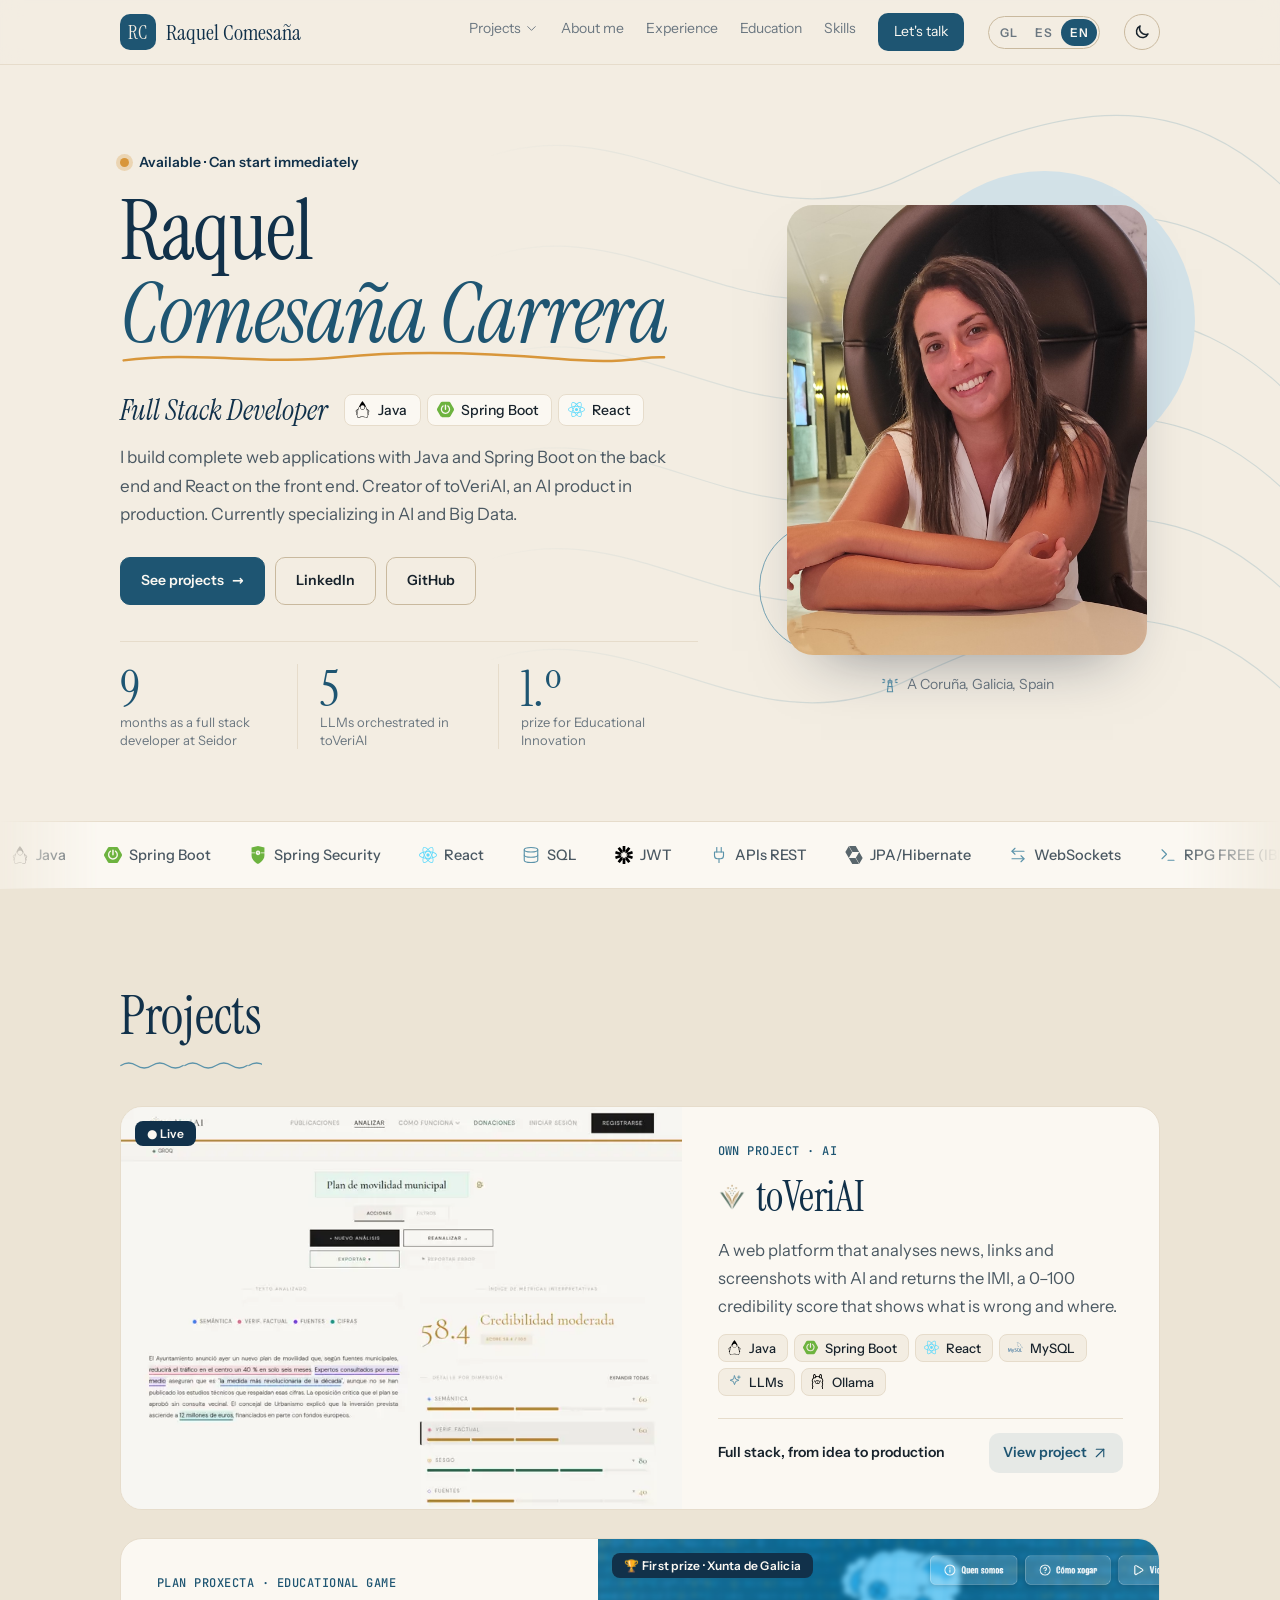
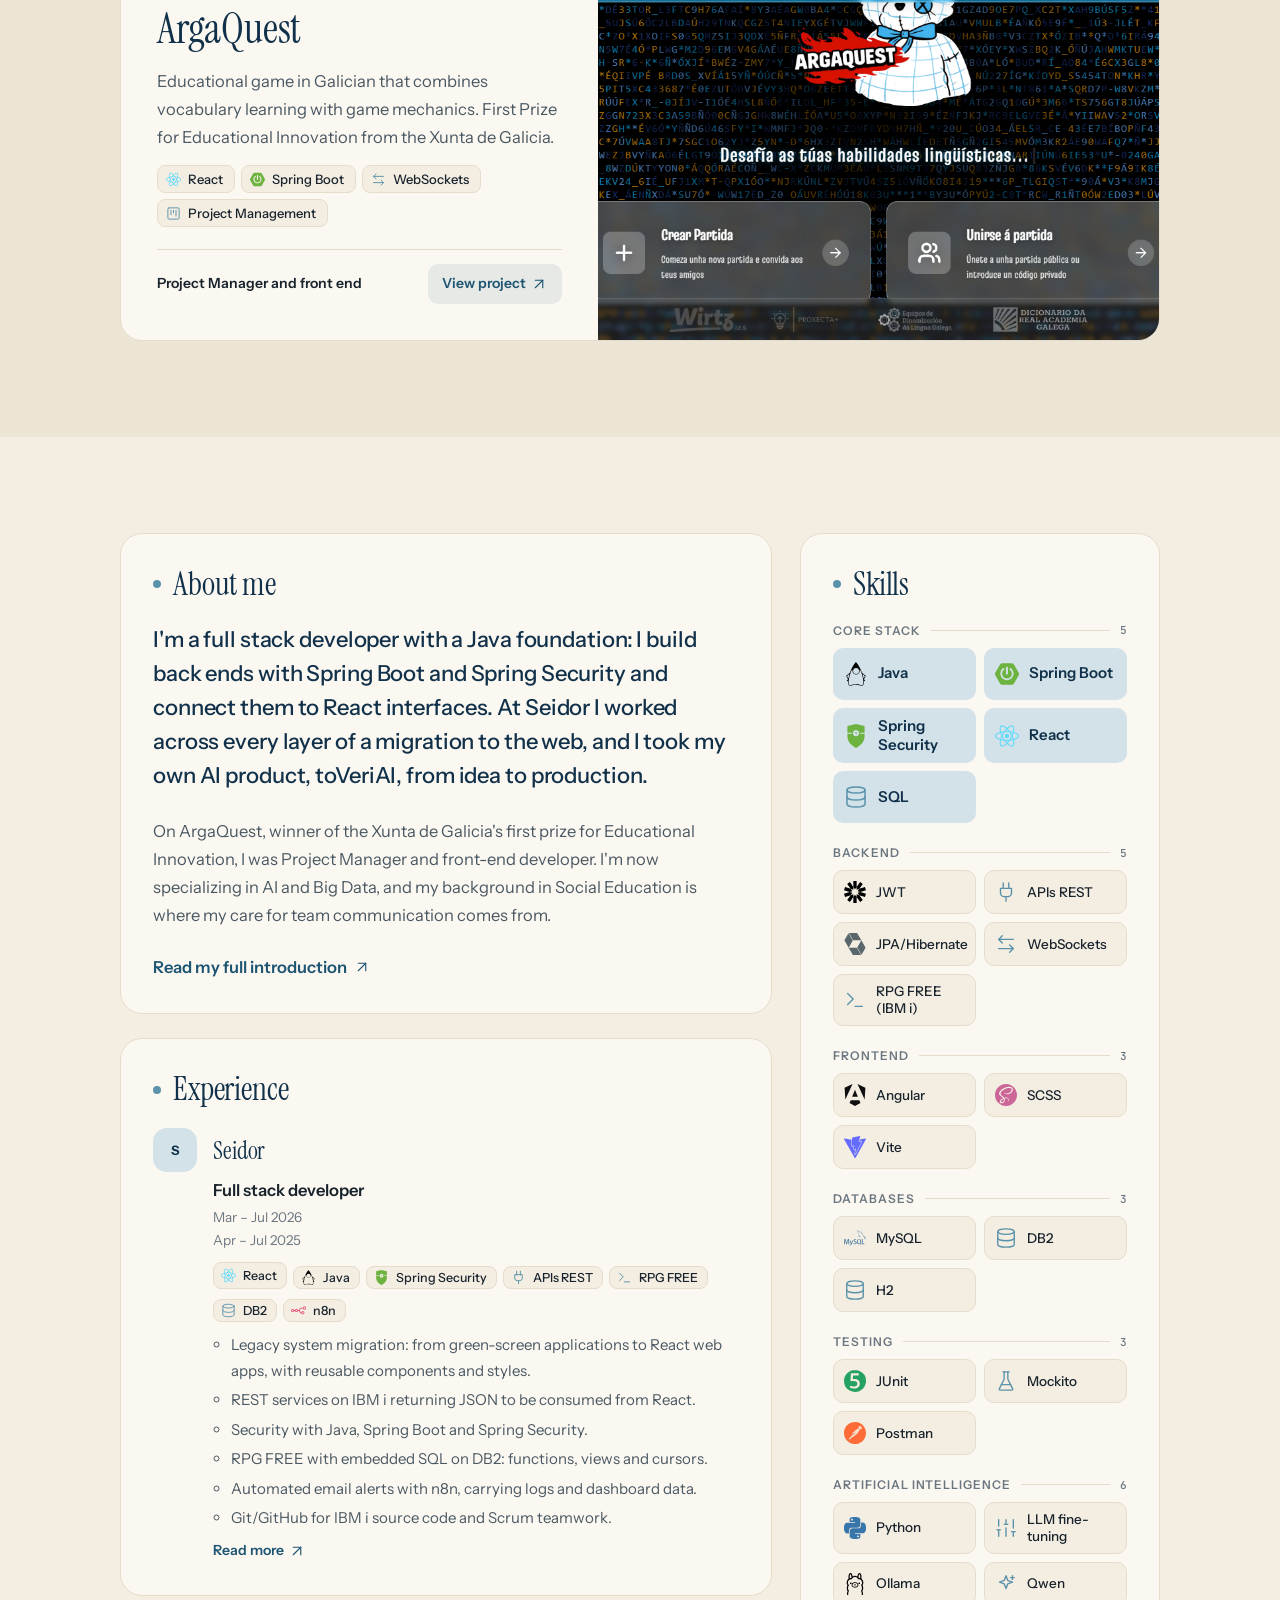
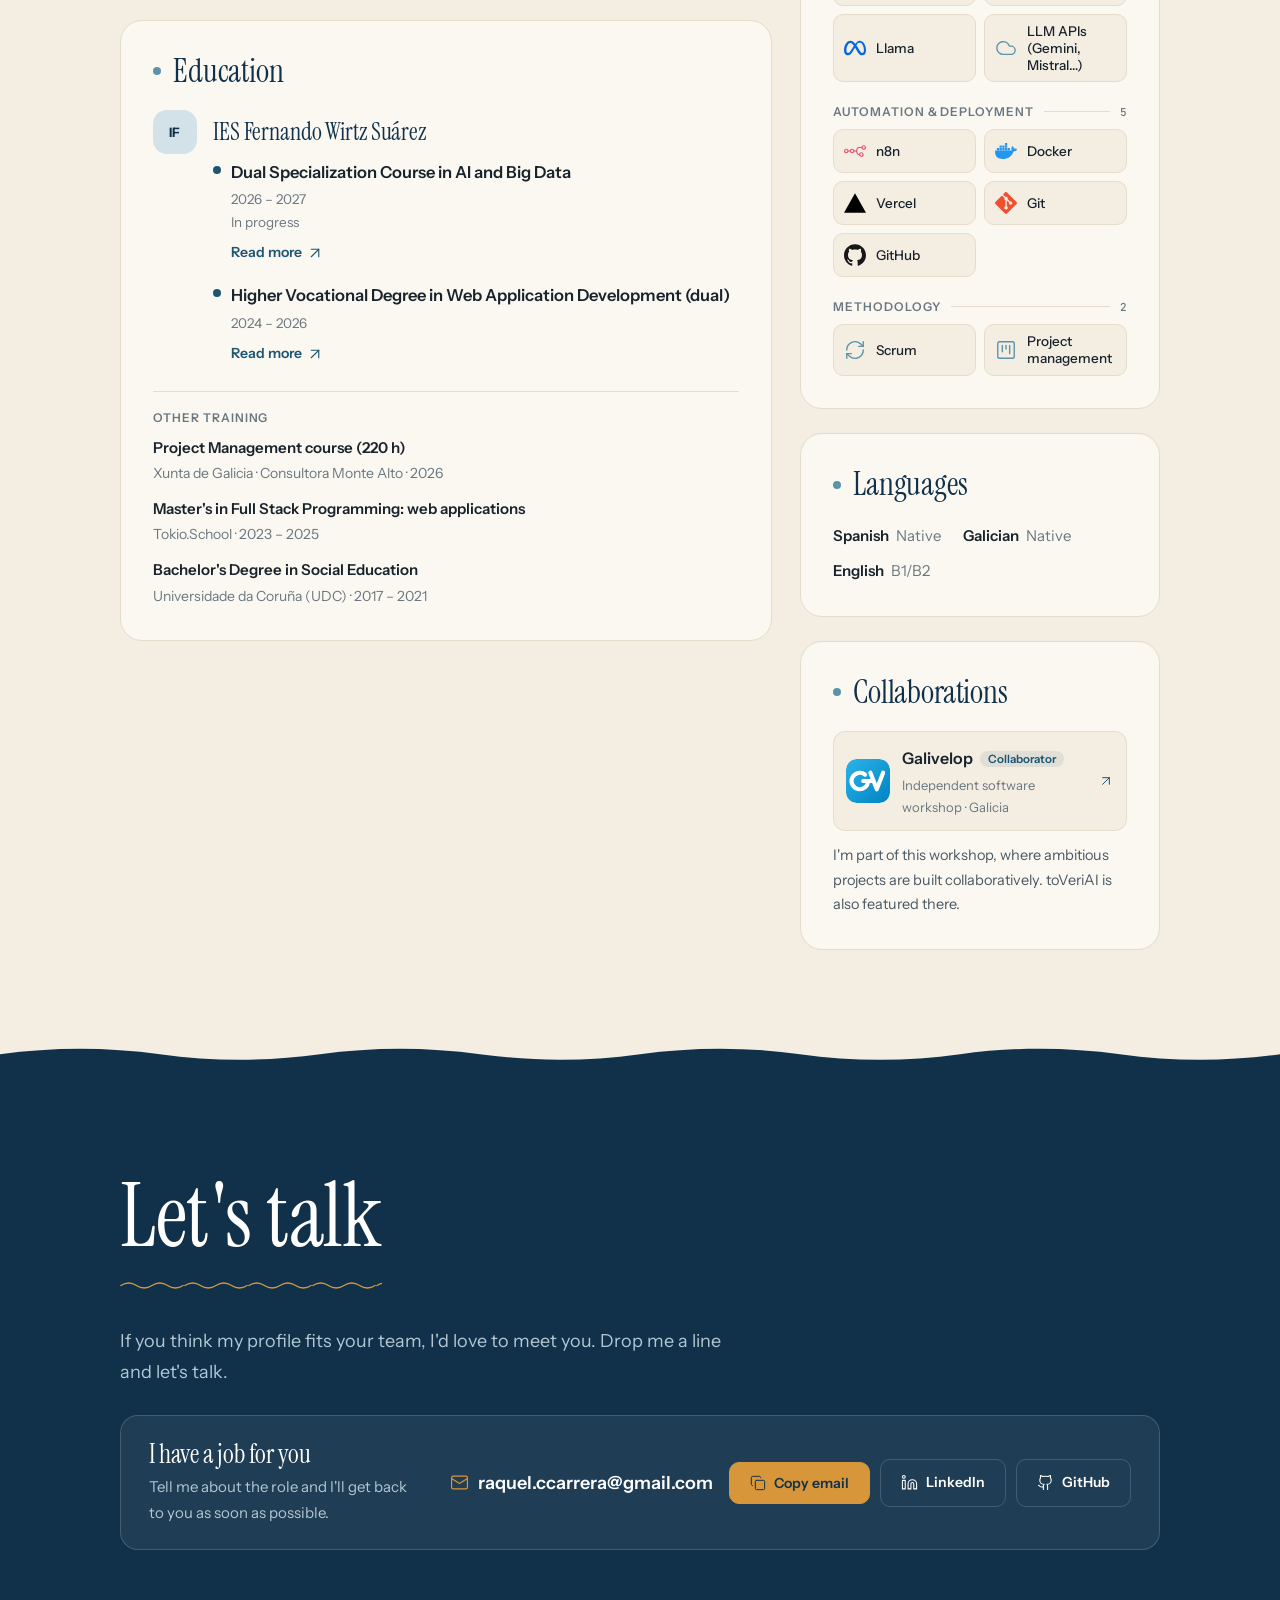
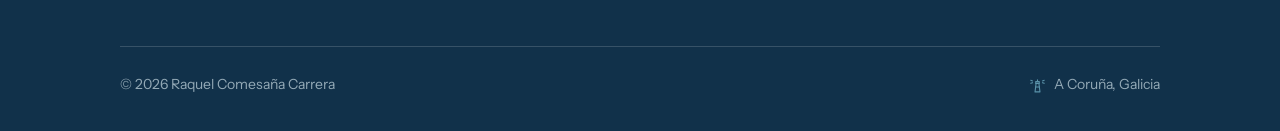
<file: index.html>
<!DOCTYPE html>
<html lang="es">
<head>
  <meta charset="utf-8">
  <meta name="viewport" content="width=device-width, initial-scale=1">
  <title>Raquel Comesaña Carrera · Desarrolladora Full Stack</title>
  <meta name="description" content="Desarrolladora Full Stack: Java, Spring Boot, React. Creadora de toVeriAI.">
  <meta property="og:type" content="website">
  <meta property="og:title" content="Raquel Comesaña Carrera · Full Stack Developer">
  <meta property="og:description" content="Desarrolladora Full Stack: Java, Spring Boot, React. Creadora de toVeriAI.">
  <meta property="og:url" content="https://raquelccarreraa.github.io/Porfolio-raquelcarrera/">
  <meta property="og:image" content="https://raquelccarreraa.github.io/Porfolio-raquelcarrera/assets/RCC.jpg">
  <meta property="og:locale" content="es_ES">
  <meta name="twitter:card" content="summary">
  <link rel="icon" href="data:image/svg+xml,%3Csvg xmlns='http://www.w3.org/2000/svg' viewBox='0 0 64 64'%3E%3Crect width='64' height='64' rx='14' fill='%232c4a78'/%3E%3Ctext x='32' y='42' font-family='Georgia,serif' font-size='28' font-weight='600' fill='%23fff' text-anchor='middle'%3ERC%3C/text%3E%3C/svg%3E">
  <script>
    // Aplica el tema antes de pintar la página para evitar el parpadeo claro/oscuro.
    (function () {
      var t = null;
      try { t = localStorage.getItem("theme"); } catch (e) {}
      if (!t && matchMedia("(prefers-color-scheme: dark)").matches) t = "dark";
      if (t) document.documentElement.dataset.theme = t;
    })();
  </script>
  <link rel="preload" href="assets/fonts/instrument-serif.woff2" as="font" type="font/woff2" crossorigin>
  <link rel="preload" href="assets/fonts/instrument-sans.woff2" as="font" type="font/woff2" crossorigin>
  <link rel="stylesheet" href="css/styles.css?v=20261113b">
</head>
<body data-page="home">
  <div class="progress" id="progress" aria-hidden="true"></div>

  <header class="nav">
    <div class="container nav__inner">
      <a href="#inicio" class="nav__logo" aria-label="Raquel Comesaña Carrera"><span class="nav__mark" aria-hidden="true">RC</span><span class="nav__name">Raquel Comesaña</span></a>
      <button class="nav__menu" id="nav-menu" aria-label="Abrir menú" aria-expanded="false" aria-controls="nav-links">☰</button>
      <nav class="nav__links" id="nav-links">
        <div class="submenu" id="submenu">
          <button type="button" class="submenu__btn" data-spy="proyectos" aria-expanded="false" aria-controls="submenu-panel"><span data-i18n="projects">Proyectos</span><svg class="icon" viewBox="0 0 24 24" aria-hidden="true"><path d="m6 9 6 6 6-6"/></svg></button>
          <div class="submenu__panel" id="submenu-panel">
            <ul id="submenu-list"></ul>
            <a class="submenu__all" data-nav-all data-i18n="allProjects" href="#proyectos">Todos los proyectos</a>
          </div>
        </div>
        <a href="#sobre-mi" data-nav="sobre-mi">Sobre mí</a>
        <a href="#experiencia" data-nav="experiencia">Experiencia</a>
        <a href="#formacion" data-nav="formacion">Formación</a>
        <a href="#habilidades" data-nav="habilidades">Habilidades</a>
        <a href="#contacto" data-nav="contacto">¿Hablamos?</a>
      </nav>
      <div class="lang-switch" id="lang-switch" role="group" aria-label="Idioma">
        <button type="button" data-lang="gl" lang="gl" title="Galego">GL</button>
        <button type="button" data-lang="es" lang="es" title="Castellano">ES</button>
        <button type="button" data-lang="en" lang="en" title="English">EN</button>
      </div>
      <button class="theme-toggle" id="theme-toggle" aria-label="Cambiar a tema oscuro">
        <svg class="icon-moon" viewBox="0 0 24 24" aria-hidden="true"><path d="M20 14.5A8 8 0 0 1 9.5 4a8 8 0 1 0 10.5 10.5Z"/></svg>
        <svg class="icon-sun" viewBox="0 0 24 24" aria-hidden="true"><circle cx="12" cy="12" r="4"/><path d="M12 2v2M12 20v2M4.9 4.9l1.4 1.4M17.7 17.7l1.4 1.4M2 12h2M20 12h2M4.9 19.1l1.4-1.4M17.7 6.3l1.4-1.4"/></svg>
      </button>
    </div>
  </header>

  <main>
    <noscript><p class="container noscript">Activa JavaScript para ver el portfolio completo · Enable JavaScript to see the full portfolio.</p></noscript>
    <!-- HERO -->
    <section id="inicio" class="hero">
      <div class="hero__bg" aria-hidden="true"></div>
      <div class="container hero__grid">
        <div class="hero__text">
          <p class="hero__meta"><span class="status" id="hero-status">Disponible · Incorporación inmediata</span></p>
          <h1 id="hero-name">Raquel <span class="hl">Comesaña Carrera</span></h1>
          <div class="hero__role" id="hero-role">Desarrolladora Full Stack · Java · Spring Boot · React</div>
          <p class="hero__summary" id="hero-summary">Construyo aplicaciones web completas con Java y Spring Boot en el backend y React en la interfaz. Creadora de toVeriAI, un producto con IA en producción. Ahora me especializo en IA y Big Data.</p>
          <div class="hero__actions" id="hero-actions"></div>
          <dl class="hero__stats" id="hero-stats"></dl>
        </div>
        <div class="hero__visual">
          <figure class="hero__photo">
            <!-- Foto: assets/RCC.jpg -->
            <img src="assets/RCC.jpg" alt="Raquel Comesaña Carrera" onerror="this.remove()">
            <span class="hero__initials">RC</span>
          </figure>
          <p class="hero__place"><svg class="icon" viewBox="0 0 24 24" aria-hidden="true"><path d="M10 9h4l1.5 12h-7z"/><path d="M9.5 9V6.5h5V9"/><path d="M12 6.5V4"/><path d="M9.2 14h5.6"/><path d="M5 5.5 2.5 4.5M5 8l-2.5.8M19 5.5l2.5-1M19 8l2.5.8"/></svg><span id="hero-location">A Coruña, Galicia</span></p>
        </div>
      </div>
    </section>

    <!-- Cinta con las tecnologías: se rellena desde main.js -->
    <div class="marquee" id="marquee" aria-hidden="true"></div>

    <!-- PROYECTOS -->
    <section id="proyectos" class="section section--band">
      <div class="container">
        <h2 class="section__title" data-i18n="projects">Proyectos</h2>
        <div class="projects" id="projects"></div>
      </div>
    </section>

    <!-- SOBRE MÍ -->
    <!-- PERFIL: a la izquierda «Sobre mí» y la trayectoria; a la derecha, lo que se consulta de un vistazo -->
    <div class="profile container">
      <div class="profile__main">
        <section id="sobre-mi" class="pcard reveal">
          <h2 class="pcard__title" data-i18n="about">Sobre mí</h2>
          <div class="letter" id="letter"></div>
        </section>
        <div id="trayectoria" class="profile__stack">
          <section id="experiencia" class="pcard reveal">
            <h2 class="pcard__title" data-i18n="experience">Experiencia</h2>
            <ol class="stages" id="experience"></ol>
          </section>
          <section id="formacion" class="pcard reveal">
            <h2 class="pcard__title" data-i18n="education">Formación</h2>
            <ol class="stages" id="education"></ol>
            <div class="others" id="education-other"></div>
          </section>
        </div>
      </div>
      <aside class="profile__side">
        <section id="habilidades" class="pcard reveal">
          <h2 class="pcard__title" data-i18n="skills">Habilidades</h2>
          <div class="skills" id="skills-grid"></div>
        </section>
        <section class="pcard reveal" aria-labelledby="languages-title">
          <h2 class="pcard__title" id="languages-title" data-i18n="languages">Idiomas</h2>
          <ul class="langs" id="languages"></ul>
        </section>
        <section id="colaboraciones" class="pcard reveal">
          <h2 class="pcard__title" data-i18n="collabTitle">Colaboraciones</h2>
          <div id="collab"></div>
        </section>
      </aside>
    </div>

    <!-- CONTACTO -->
    <section id="contacto" class="section contact contact--night">
      <svg class="contact__wave" viewBox="0 0 1200 24" preserveAspectRatio="none" aria-hidden="true"><path d="M0 0h1200v10c-50 8-100 8-150 0s-100-8-150 0-100 8-150 0-100-8-150 0-100 8-150 0-100-8-150 0-100 8-150 0-100-8-150 0z"/></svg>
      <div class="container">
        <h2 class="section__title" data-i18n="contact">¿Hablamos?</h2>
        <p class="contact__text" id="contact-text">Si crees que mi perfil encaja en tu equipo, me encantará conocerte. Escríbeme y lo hablamos.</p>
        <ul class="ways" id="contact-ways"></ul>
        <div class="hero__actions contact__direct" id="contact-actions"></div>
      </div>
    </section>

  </main>

  <footer class="footer"><div class="container footer__inner"><span>© <span id="year"></span> Raquel Comesaña Carrera</span><span class="footer__place"><svg class="icon" viewBox="0 0 24 24" aria-hidden="true"><path d="M10 9h4l1.5 12h-7z"/><path d="M9.5 9V6.5h5V9"/><path d="M12 6.5V4"/><path d="M9.2 14h5.6"/><path d="M5 5.5 2.5 4.5M5 8l-2.5.8M19 5.5l2.5-1M19 8l2.5.8"/></svg>A Coruña, Galicia</span></div></footer>

  <script src="js/tech-icons.js?v=20261113b"></script>
  <script src="js/data.js?v=20261113b"></script>
  <script src="js/main.js?v=20261113b"></script>
</body>
</html>
</file>
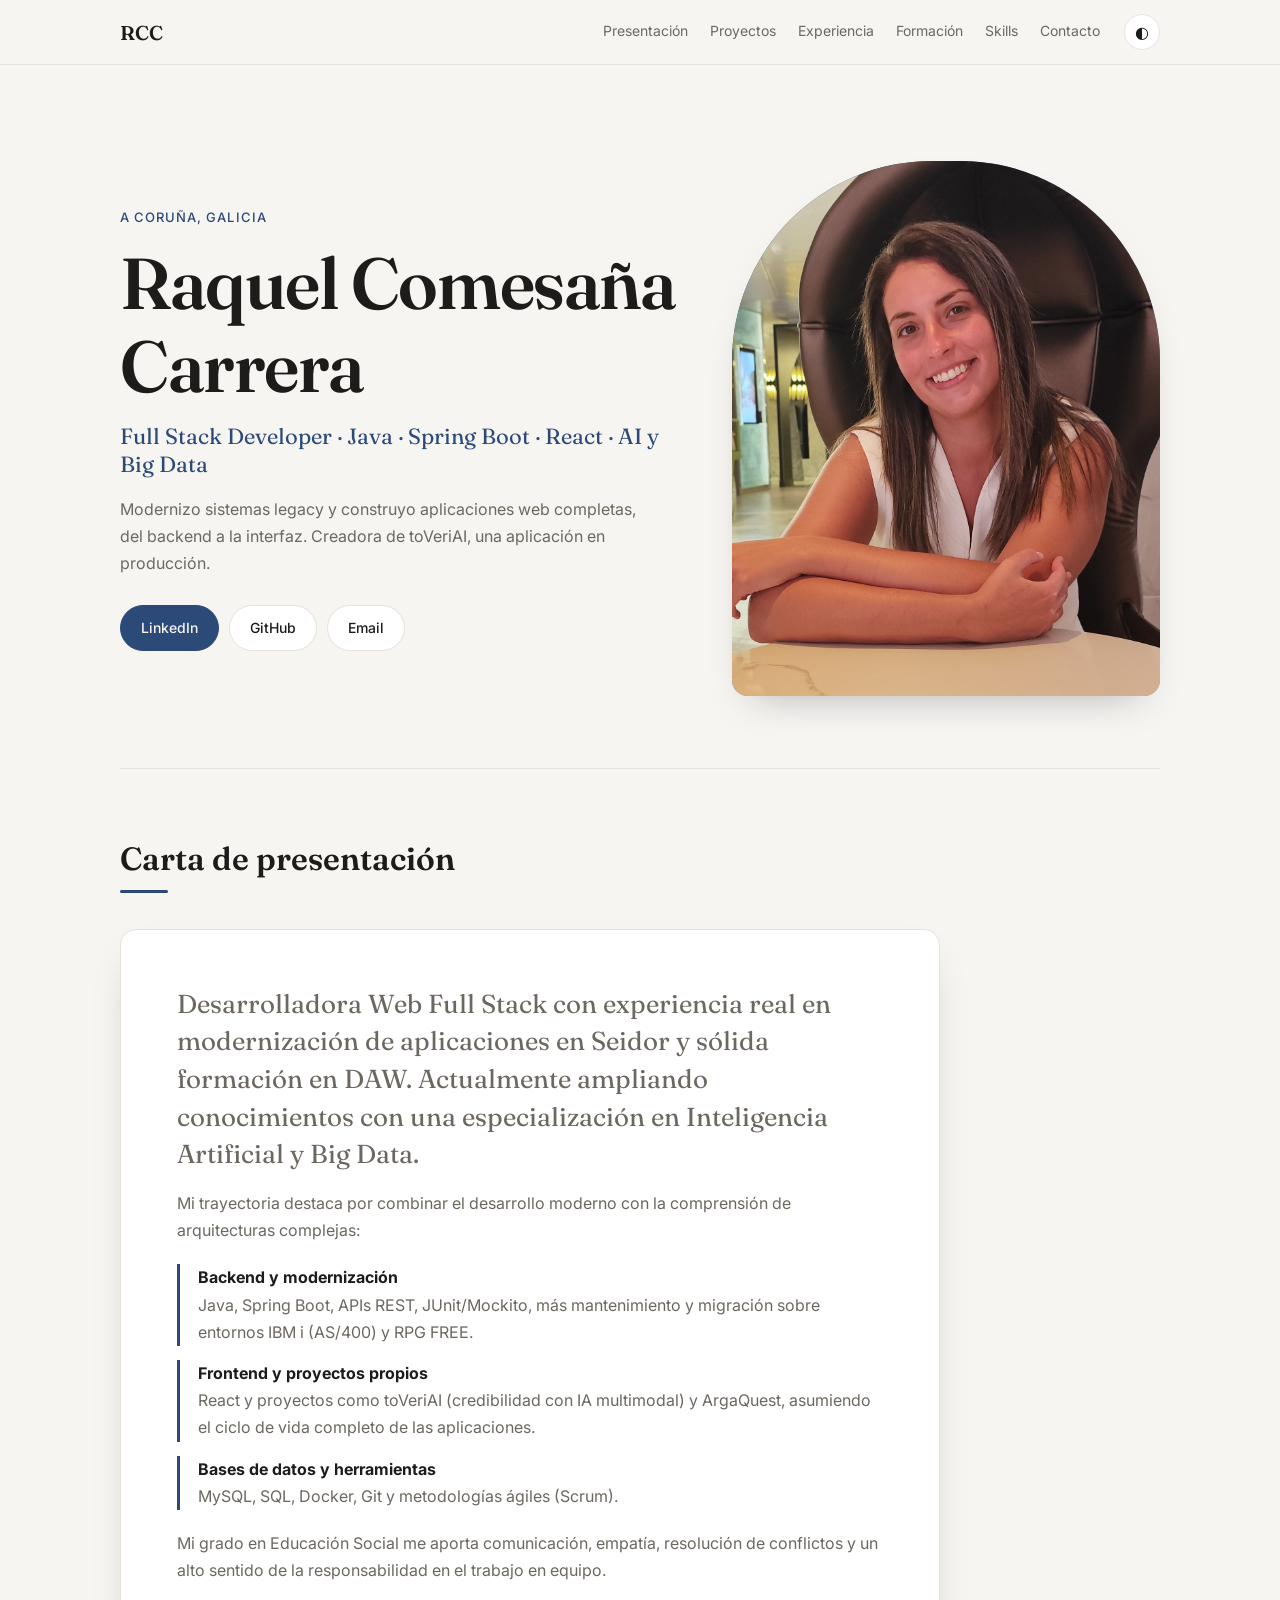
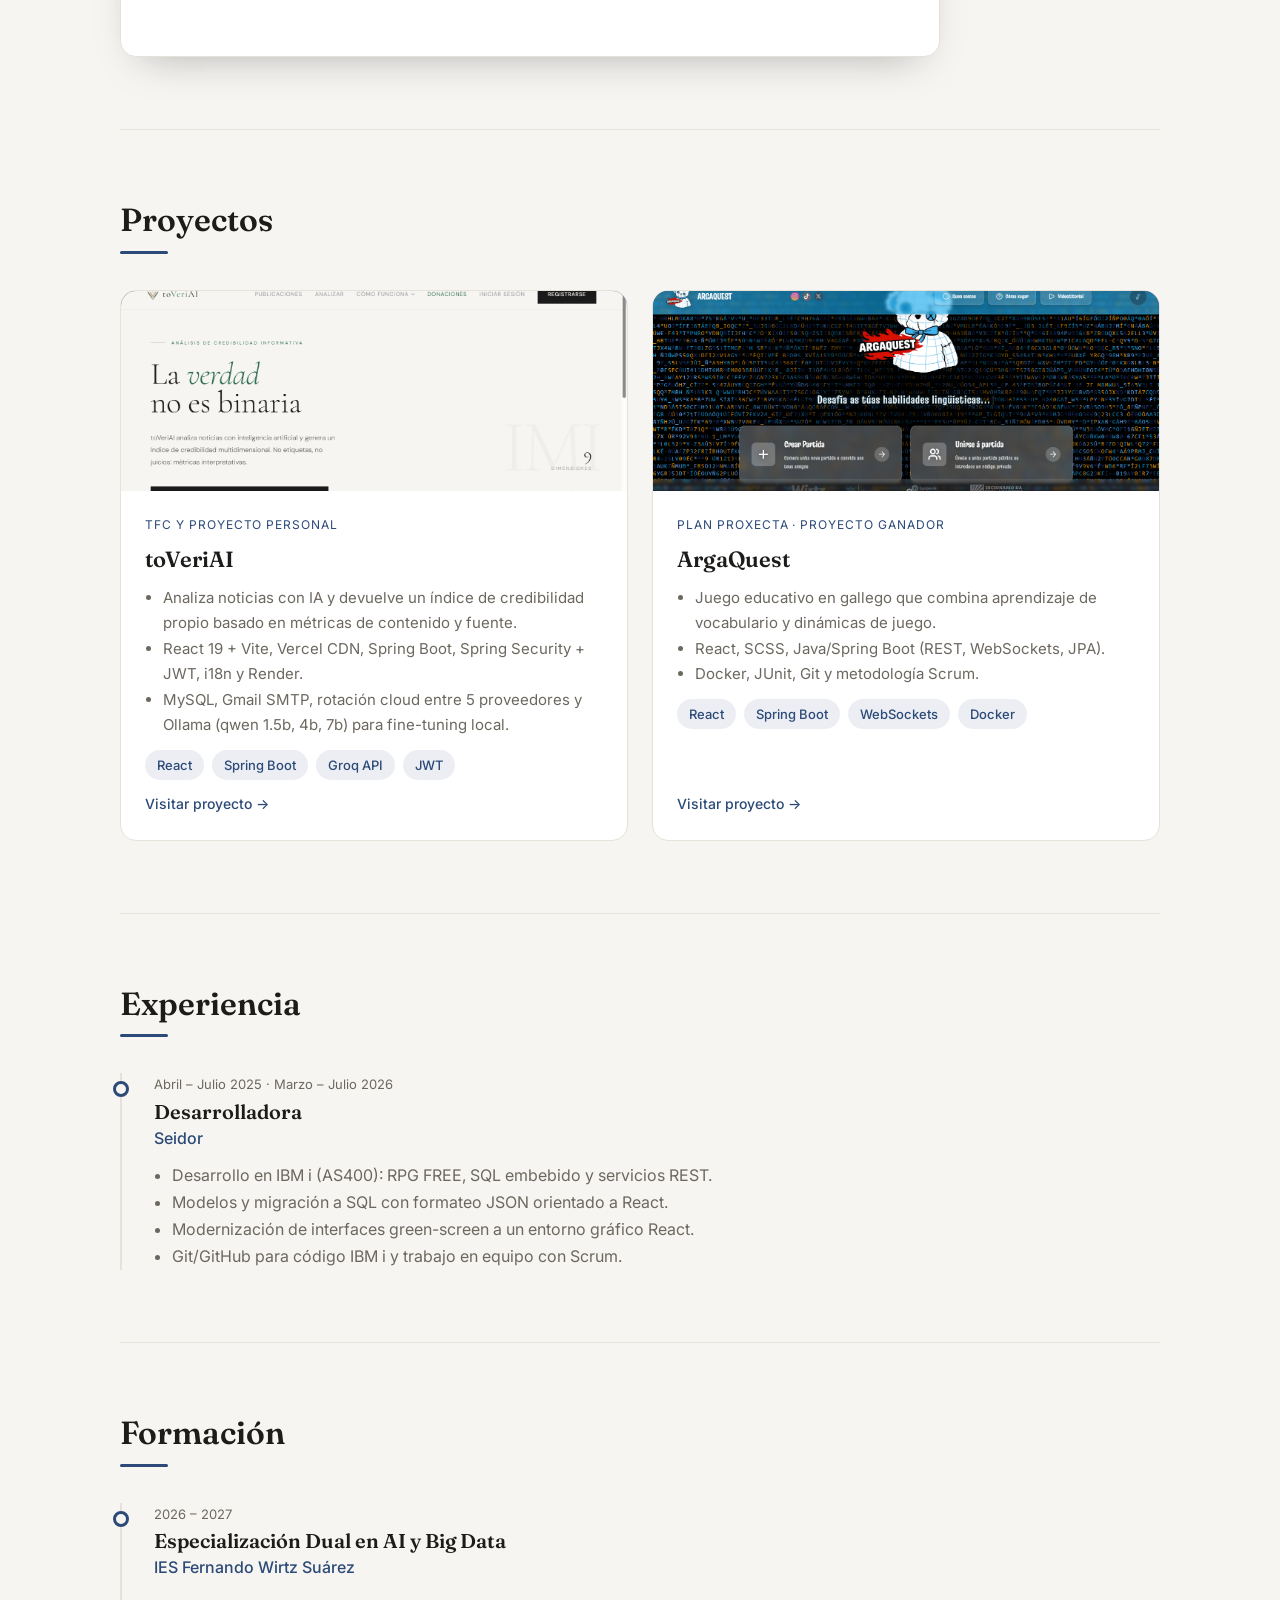
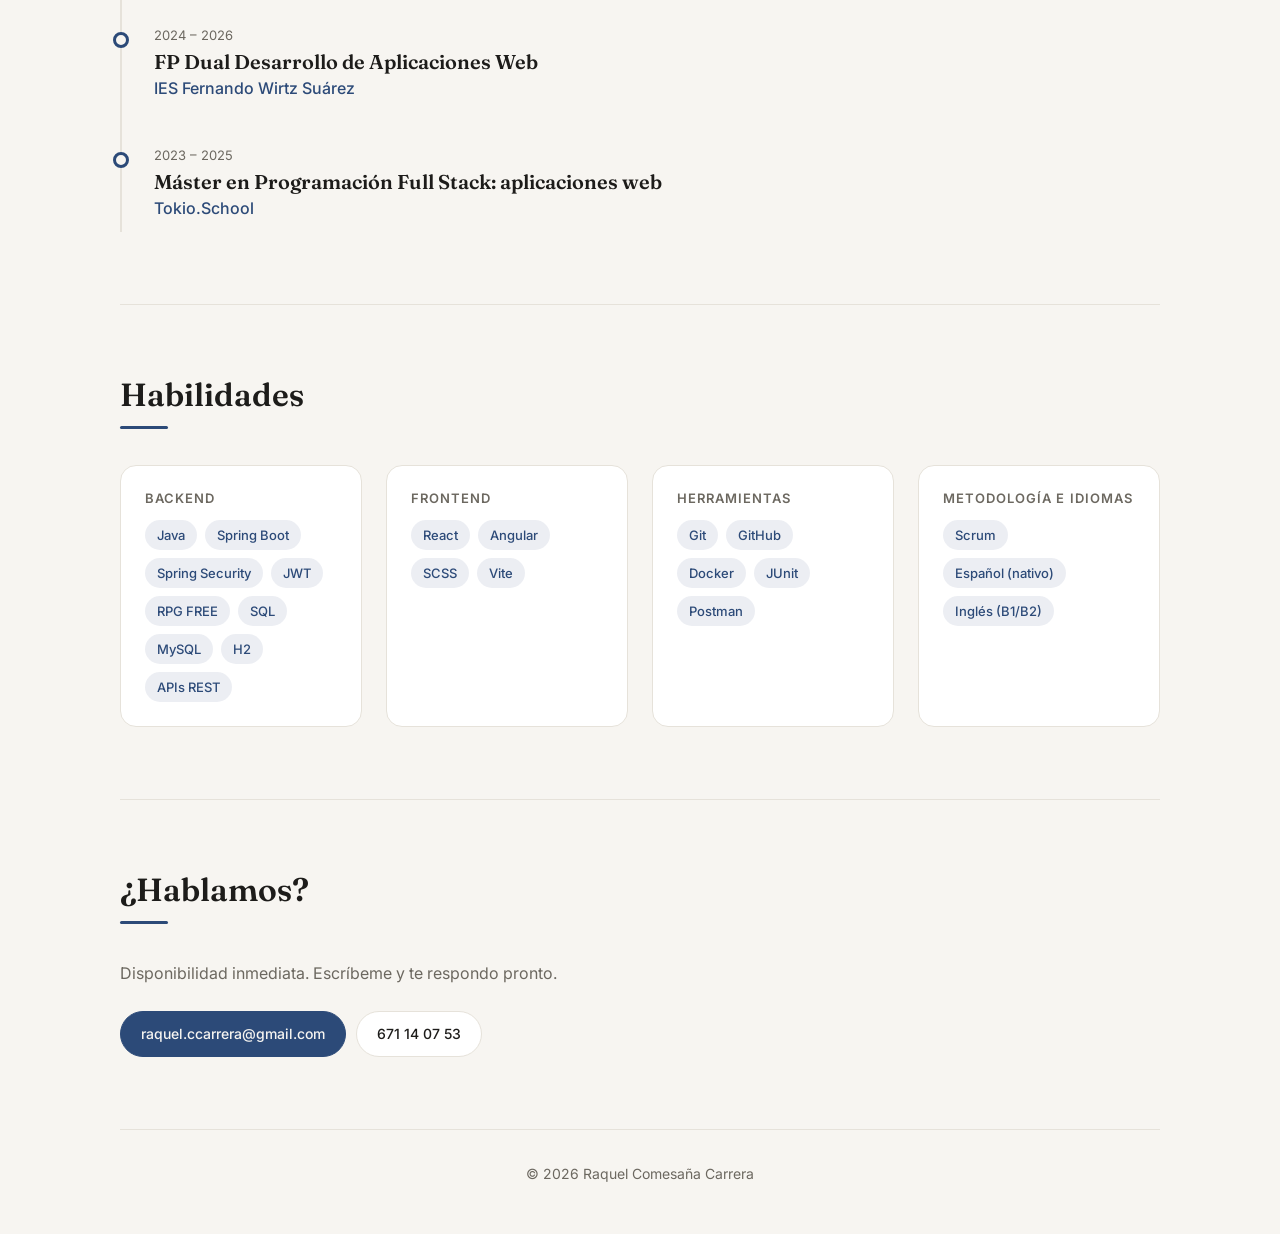
<file: CV-Raquel-Comesana/index.html>
<!DOCTYPE html>
<html lang="es">
<head>
  <meta charset="utf-8">
  <meta name="viewport" content="width=device-width, initial-scale=1">
  <title>Raquel Comesaña Carrera · Full Stack Developer</title>
  <meta name="description" content="Desarrolladora Full Stack: Java, Spring Boot, React. Creadora de toVeriAI.">
  <link rel="preconnect" href="https://fonts.googleapis.com">
  <link rel="preconnect" href="https://fonts.gstatic.com" crossorigin>
  <link href="https://fonts.googleapis.com/css2?family=Fraunces:opsz,wght@9..144,400;9..144,600&family=Inter:wght@400;500;600&display=swap" rel="stylesheet">
  <link rel="stylesheet" href="css/styles.css">
</head>
<body>

  <header class="nav">
    <div class="container nav__inner">
      <a href="#inicio" class="nav__logo">RCC</a>
      <nav class="nav__links" id="nav-links">
        <a href="#presentacion">Presentación</a>
        <a href="#proyectos">Proyectos</a>
        <a href="#experiencia">Experiencia</a>
        <a href="#formacion">Formación</a>
        <a href="#skills">Skills</a>
        <a href="#contacto">Contacto</a>
      </nav>
      <button class="theme-toggle" id="theme-toggle" aria-label="Cambiar tema">◐</button>
    </div>
  </header>

  <main>
    <!-- HERO -->
    <section id="inicio" class="hero container">
      <div class="hero__text">
        <p class="eyebrow" id="hero-location"></p>
        <h1 id="hero-name"></h1>
        <p class="hero__role" id="hero-role"></p>
        <p class="hero__summary" id="hero-summary"></p>
        <div class="hero__actions" id="hero-actions"></div>
      </div>
      <figure class="hero__photo">
        <!-- Pon tu foto en assets/foto.jpg -->
        <img src="assets/RCC.jpg" alt="Raquel Comesaña Carrera" onerror="this.remove()">
        <span class="hero__initials">RC</span>
      </figure>
    </section>

    <!-- CARTA DE PRESENTACIÓN -->
    <section id="presentacion" class="section container">
      <h2 class="section__title">Carta de presentación</h2>
      <article class="letter reveal" id="letter"></article>
    </section>

    <!-- PROYECTOS -->
    <section id="proyectos" class="section container">
      <h2 class="section__title">Proyectos</h2>
      <div class="projects" id="projects"></div>
    </section>

    <!-- EXPERIENCIA -->
    <section id="experiencia" class="section container">
      <h2 class="section__title">Experiencia</h2>
      <div class="timeline" id="experience"></div>
    </section>

    <!-- FORMACIÓN -->
    <section id="formacion" class="section container">
      <h2 class="section__title">Formación</h2>
      <div class="timeline" id="education"></div>
    </section>

    <!-- SKILLS -->
    <section id="skills" class="section container">
      <h2 class="section__title">Habilidades</h2>
      <div class="skills" id="skills-grid"></div>
    </section>

    <!-- CONTACTO -->
    <section id="contacto" class="section container contact">
      <h2 class="section__title">¿Hablamos?</h2>
      <p class="contact__text">Disponibilidad inmediata. Escríbeme y te respondo pronto.</p>
      <div class="hero__actions" id="contact-actions"></div>
    </section>
  </main>

  <footer class="footer container">© <span id="year"></span> Raquel Comesaña Carrera</footer>

  <script src="js/data.js"></script>
  <script src="js/main.js"></script>
</body>
</html>
</file>
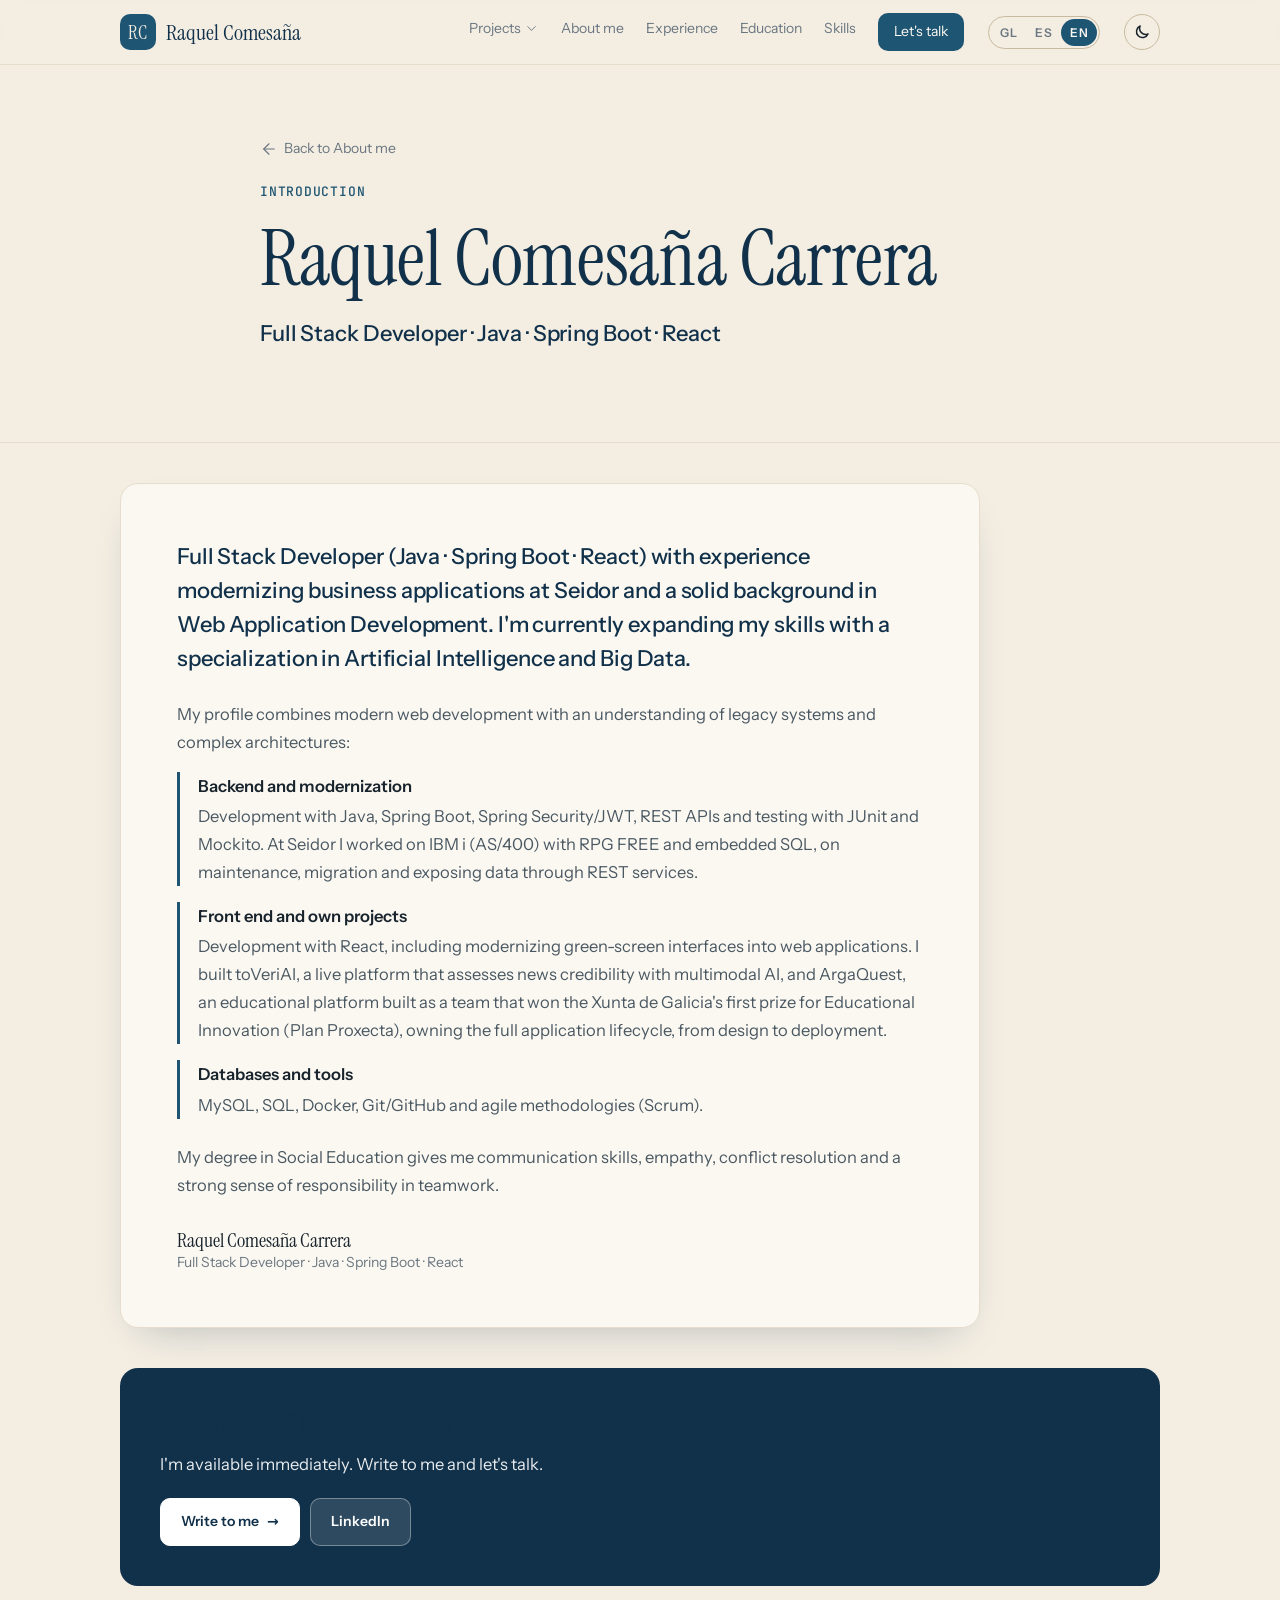
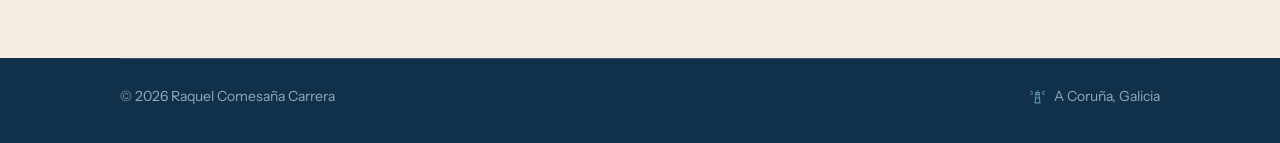
<file: presentacion/index.html>
<!DOCTYPE html>
<html lang="es">
<head>
  <meta charset="utf-8">
  <!-- Generado con herramientas/generar-paginas.js a partir de herramientas/plantilla.html: no lo edites a mano. -->
  <base href="../">
  <meta name="viewport" content="width=device-width, initial-scale=1">
  <title>Raquel Comesaña Carrera · Desarrolladora Full Stack</title>
  <meta name="description" content="Desarrolladora Full Stack: Java, Spring Boot, React. Creadora de toVeriAI.">
  <meta property="og:type" content="website">
  <meta property="og:title" content="Raquel Comesaña Carrera · Full Stack Developer">
  <meta property="og:description" content="Desarrolladora Full Stack: Java, Spring Boot, React. Creadora de toVeriAI.">
  <meta property="og:url" content="https://raquelccarreraa.github.io/Porfolio-raquelcarrera/presentacion/">
  <meta property="og:image" content="https://raquelccarreraa.github.io/Porfolio-raquelcarrera/assets/RCC.jpg">
  <meta property="og:locale" content="es_ES">
  <meta name="twitter:card" content="summary">
  <link rel="icon" href="data:image/svg+xml,%3Csvg xmlns='http://www.w3.org/2000/svg' viewBox='0 0 64 64'%3E%3Crect width='64' height='64' rx='14' fill='%232c4a78'/%3E%3Ctext x='32' y='42' font-family='Georgia,serif' font-size='28' font-weight='600' fill='%23fff' text-anchor='middle'%3ERC%3C/text%3E%3C/svg%3E">
  <script>
    // Aplica el tema antes de pintar la página para evitar el parpadeo claro/oscuro.
    (function () {
      var t = null;
      try { t = localStorage.getItem("theme"); } catch (e) {}
      if (!t && matchMedia("(prefers-color-scheme: dark)").matches) t = "dark";
      if (t) document.documentElement.dataset.theme = t;
    })();
  </script>
  <link rel="preload" href="assets/fonts/instrument-serif.woff2" as="font" type="font/woff2" crossorigin>
  <link rel="preload" href="assets/fonts/instrument-sans.woff2" as="font" type="font/woff2" crossorigin>
  <link rel="stylesheet" href="css/styles.css?v=20261113b">
</head>
<body data-page="letter">
  <div class="progress" id="progress" aria-hidden="true"></div>

  <header class="nav">
    <div class="container nav__inner">
      <a href="./#inicio" class="nav__logo" aria-label="Raquel Comesaña Carrera"><span class="nav__mark" aria-hidden="true">RC</span><span class="nav__name">Raquel Comesaña</span></a>
      <button class="nav__menu" id="nav-menu" aria-label="Abrir menú" aria-expanded="false" aria-controls="nav-links">☰</button>
      <nav class="nav__links" id="nav-links">
        <div class="submenu" id="submenu">
          <button type="button" class="submenu__btn" data-spy="proyectos" aria-expanded="false" aria-controls="submenu-panel"><span data-i18n="projects">Proyectos</span><svg class="icon" viewBox="0 0 24 24" aria-hidden="true"><path d="m6 9 6 6 6-6"/></svg></button>
          <div class="submenu__panel" id="submenu-panel">
            <ul id="submenu-list"></ul>
            <a class="submenu__all" data-nav-all data-i18n="allProjects" href="#proyectos">Todos los proyectos</a>
          </div>
        </div>
        <a href="./#sobre-mi" data-nav="sobre-mi">Sobre mí</a>
        <a href="./#experiencia" data-nav="experiencia">Experiencia</a>
        <a href="./#formacion" data-nav="formacion">Formación</a>
        <a href="./#habilidades" data-nav="habilidades">Habilidades</a>
        <a href="./#contacto" data-nav="contacto">¿Hablamos?</a>
      </nav>
      <div class="lang-switch" id="lang-switch" role="group" aria-label="Idioma">
        <button type="button" data-lang="gl" lang="gl" title="Galego">GL</button>
        <button type="button" data-lang="es" lang="es" title="Castellano">ES</button>
        <button type="button" data-lang="en" lang="en" title="English">EN</button>
      </div>
      <button class="theme-toggle" id="theme-toggle" aria-label="Cambiar a tema oscuro">
        <svg class="icon-moon" viewBox="0 0 24 24" aria-hidden="true"><path d="M20 14.5A8 8 0 0 1 9.5 4a8 8 0 1 0 10.5 10.5Z"/></svg>
        <svg class="icon-sun" viewBox="0 0 24 24" aria-hidden="true"><circle cx="12" cy="12" r="4"/><path d="M12 2v2M12 20v2M4.9 4.9l1.4 1.4M17.7 17.7l1.4 1.4M2 12h2M20 12h2M4.9 19.1l1.4-1.4M17.7 6.3l1.4-1.4"/></svg>
      </button>
    </div>
  </header>

  <main id="letter-page">
    <noscript><p class="container noscript">Activa JavaScript para ver la presentación · Enable JavaScript to see the introduction.</p></noscript>
  </main>

  <footer class="footer"><div class="container footer__inner"><span>© <span id="year"></span> Raquel Comesaña Carrera</span><span class="footer__place"><svg class="icon" viewBox="0 0 24 24" aria-hidden="true"><path d="M10 9h4l1.5 12h-7z"/><path d="M9.5 9V6.5h5V9"/><path d="M12 6.5V4"/><path d="M9.2 14h5.6"/><path d="M5 5.5 2.5 4.5M5 8l-2.5.8M19 5.5l2.5-1M19 8l2.5.8"/></svg>A Coruña, Galicia</span></div></footer>

  <script src="js/tech-icons.js?v=20261113b"></script>
  <script src="js/data.js?v=20261113b"></script>
  <script src="js/main.js?v=20261113b"></script>
</body>
</html>
</file>
<file: css/styles.css>
/* ===== 0. Fuentes (incluidas en assets/fonts, licencia OFL) ===== */
@font-face { font-family: "Instrument Serif"; src: url("../assets/fonts/instrument-serif.woff2") format("woff2"); font-weight: 400; font-style: normal; font-display: swap; }
@font-face { font-family: "Instrument Serif"; src: url("../assets/fonts/instrument-serif-italic.woff2") format("woff2"); font-weight: 400; font-style: italic; font-display: swap; }
@font-face { font-family: "Instrument Sans"; src: url("../assets/fonts/instrument-sans.woff2") format("woff2"); font-weight: 400 700; font-display: swap; }
@font-face { font-family: "JetBrains Mono"; src: url("../assets/fonts/jetbrains-mono.woff2") format("woff2"); font-weight: 100 800; font-display: swap; }

/* ===== 1. Variables: la hoja de estilo (arena y azules de costa) ===== */
:root {
  /* Paleta */
  --espuma: #fbf8f2;        /* tarjetas y superficies */
  --arena-clara: #f3ede2;   /* fondo de la página */
  --arena: #e6dccb;         /* franjas y bloques */
  --duna: #c9b99e;          /* líneas y detalles */
  --bruma: #d3e2e8;         /* fondos suaves en azul */
  --ria: #5b93aa;           /* iconos y acentos secundarios */
  --atlantico: #1e5572;     /* color principal: enlaces y botones */
  --mar: #11314a;           /* títulos, cierre y tema oscuro */
  --faro: #d8963a;          /* solo para lo importante */

  /* Papeles que usa el resto de la hoja */
  --bg: var(--arena-clara);
  --surface: var(--espuma);
  --ink: #18232c;
  --title: var(--mar);
  --text: #4a5862;
  --muted: #6b7780;
  --line: var(--arena);
  --line-2: var(--duna);
  --accent: var(--atlantico);
  --accent-soft: rgba(30, 85, 114, .09);
  --accent-2: var(--faro);
  --on-accent-2: var(--mar);
  --icon: var(--ria);
  --band: #ece4d5;
  --night: var(--mar);
  --night-line: rgba(255, 255, 255, .16);
  --radius: 18px;
  --radius-s: 10px;
  --shadow: 0 18px 40px -24px rgba(17, 49, 74, .35);
  --serif: "Instrument Serif", Georgia, serif;
  --sans: "Instrument Sans", system-ui, sans-serif;
  --mono: "JetBrains Mono", ui-monospace, "SFMono-Regular", Menlo, Consolas, monospace;
}
/* Tema oscuro: mar de noche */
[data-theme="dark"] {
  --bg: #0c1c2a;
  --surface: #122838;
  --ink: #eef3f6;
  --title: #f4efe6;
  --text: #b9c7d0;
  --muted: #8a9ba6;
  --line: #1e3a4e;
  --line-2: #2c4d63;
  --accent: #8fc1d6;
  --accent-soft: rgba(143, 193, 214, .12);
  --accent-2: #e2a852;
  --on-accent-2: #0c1c2a;
  --icon: #7fb3c8;
  --band: #0f2333;
  --night: #081521;
  --shadow: 0 18px 40px -22px rgba(0, 0, 0, .8);
}

/* ===== 2. Base ===== */
*, *::before, *::after { box-sizing: border-box; }
html { scroll-behavior: smooth; scroll-padding-top: 72px; }
body { margin: 0; background: var(--bg); color: var(--ink); font: 16px/1.7 var(--sans); transition: background .3s, color .3s; }
a { color: inherit; text-decoration: none; }
h1, h2, h3 { font-family: var(--serif); font-weight: 600; line-height: 1.15; margin: 0; }
.container { width: min(1040px, 100% - 48px); margin-inline: auto; }

/* ===== 3. Navegación ===== */
.nav { position: sticky; top: 0; z-index: 10; background: color-mix(in srgb, var(--bg) 85%, transparent); backdrop-filter: blur(10px); border-bottom: 1px solid var(--line); }
.nav__inner { display: flex; align-items: center; gap: 24px; height: 64px; }
.nav__logo { display: flex; align-items: center; gap: 10px; margin-right: auto; font: 600 17px var(--serif); }
.nav__mark { display: grid; place-items: center; width: 36px; height: 36px; border-radius: 10px; background: var(--accent); color: var(--bg); font: 600 15px/1 var(--serif); letter-spacing: .02em; transition: transform .2s; }
.nav__logo:hover .nav__mark { transform: rotate(-6deg); }
.nav__links { display: flex; gap: 22px; font-size: 14px; color: var(--muted); }
.nav__links a { padding: 4px 0; border-bottom: 2px solid transparent; transition: .2s; }
.nav__links a:hover, .nav__links a.active { color: var(--accent); border-color: var(--accent); }
.nav__menu { display: none; border: 1px solid var(--line); background: var(--surface); color: var(--ink); width: 36px; height: 36px; border-radius: 50%; cursor: pointer; font-size: 16px; }
.lang-switch { display: flex; border: 1px solid var(--line); border-radius: 999px; padding: 2px; background: var(--surface); }
.lang-switch button { border: 0; background: none; color: var(--muted); font: 600 12px var(--sans); letter-spacing: .04em; padding: 6px 9px; border-radius: 999px; cursor: pointer; transition: .2s; }
.lang-switch button:hover { color: var(--accent); }
.lang-switch button[aria-pressed="true"] { background: var(--accent); color: var(--bg); }
.theme-toggle { display: inline-grid; place-items: center; border: 1px solid var(--line); background: var(--surface); color: var(--ink); width: 36px; height: 36px; border-radius: 50%; cursor: pointer; transition: .2s; }
.theme-toggle:hover { border-color: var(--accent); color: var(--accent); }
.theme-toggle svg { width: 18px; height: 18px; fill: none; stroke: currentColor; stroke-width: 2; stroke-linecap: round; stroke-linejoin: round; }
.theme-toggle .icon-sun, [data-theme="dark"] .theme-toggle .icon-moon { display: none; }
[data-theme="dark"] .theme-toggle .icon-sun { display: block; }

/* ===== 3b. Submenú de proyectos ===== */
.submenu { position: relative; }
.submenu__btn { display: inline-flex; align-items: center; gap: 3px; padding: 4px 0; border: 0; border-bottom: 2px solid transparent; background: none; color: inherit; font: inherit; cursor: pointer; transition: .2s; }
.submenu__btn .icon { width: 15px; height: 15px; transition: transform .2s; }
.submenu__btn:hover, .submenu.open .submenu__btn, .submenu__btn.active, .submenu__btn.current { color: var(--accent); }
.submenu__btn.active, .submenu__btn.current { border-color: var(--accent); }
.submenu.open .submenu__btn .icon { transform: rotate(180deg); }
.submenu__panel { position: absolute; top: 100%; left: 50%; translate: -50% 0; width: 430px; margin-top: 12px; padding: 10px; border-radius: var(--radius); background: var(--surface); border: 1px solid var(--line); box-shadow: var(--shadow); opacity: 0; visibility: hidden; transform: translateY(-6px); transition: opacity .18s, transform .18s, visibility .18s; z-index: 30; }
.submenu__panel::before { content: ""; position: absolute; inset: -14px 0 auto; height: 14px; }
.submenu.open .submenu__panel { opacity: 1; visibility: visible; transform: none; }
.submenu__panel ul { list-style: none; margin: 0; padding: 0; display: grid; gap: 4px; }
.nav__links .submenu__item { display: grid; grid-template-columns: 60px 1fr auto; align-items: center; gap: 12px; padding: 8px; border: 0; border-radius: 10px; color: var(--ink); }
.nav__links .submenu__item:hover, .nav__links .submenu__item[aria-current="page"] { background: var(--accent-soft); color: var(--ink); }
.submenu__item img { width: 60px; height: 40px; object-fit: cover; object-position: top; border-radius: 7px; border: 1px solid var(--line); }
.submenu__text { display: grid; min-width: 0; }
.submenu__text strong { font: 600 15px var(--serif); }
.submenu__text span { font-size: 12px; color: var(--muted); white-space: nowrap; overflow: hidden; text-overflow: ellipsis; }
.submenu__status { font: 600 11px var(--sans); padding: 2px 9px; border-radius: 999px; color: #fff; background: var(--c2); white-space: nowrap; }
.nav__links .submenu__all { display: block; margin-top: 6px; padding: 10px 8px 4px; border: 0; border-top: 1px solid var(--line); font-size: 13.5px; font-weight: 600; color: var(--accent); }
.nav__links .submenu__all:hover { color: var(--ink); }

/* ===== 4. Hero ===== */
.hero { position: relative; overflow: hidden; padding: clamp(56px, 9vw, 104px) 0 clamp(56px, 8vw, 88px); }
.hero__bg { position: absolute; inset: 0; pointer-events: none;
  background: radial-gradient(55% 65% at 85% 30%, var(--glow), transparent 70%), radial-gradient(40% 50% at 8% 95%, var(--glow-2), transparent 70%); }
.hero__bg::after { content: ""; position: absolute; inset: 0; background-image: radial-gradient(color-mix(in srgb, var(--ink) 10%, transparent) 1px, transparent 1px); background-size: 26px 26px; mask-image: linear-gradient(180deg, #000, transparent 85%); -webkit-mask-image: linear-gradient(180deg, #000, transparent 85%); }
.hero__grid { position: relative; display: grid; grid-template-columns: 1.25fr 1fr; gap: clamp(32px, 5vw, 64px); align-items: center; }
.eyebrow { color: var(--accent); font: 500 13px var(--mono); letter-spacing: .06em; text-transform: uppercase; margin: 0 0 14px; }
.hero h1 { font-size: clamp(38px, 4.8vw, 56px); letter-spacing: -.015em; text-wrap: balance; }
.hl { display: block; background: linear-gradient(110deg, var(--accent) 15%, var(--accent-2) 115%); -webkit-background-clip: text; background-clip: text; color: transparent; }
.hero__role { font: 400 clamp(18px, 2.2vw, 22px) var(--serif); color: var(--ink); margin: 16px 0 14px; }
.hero__summary { color: var(--text); max-width: 54ch; margin: 0 0 28px; }
.hero__actions { display: flex; flex-wrap: wrap; gap: 10px; }
.hero__stats { display: flex; flex-wrap: wrap; gap: clamp(20px, 4vw, 44px); margin: 36px 0 0; padding-top: 22px; border-top: 1px solid var(--line); }
.hero__stats div { display: flex; flex-direction: column-reverse; justify-content: flex-end; max-width: 15ch; }
.hero__stats dt { font-size: 13px; line-height: 1.35; color: var(--muted); }
.hero__stats dd { margin: 0; font: 600 34px/1.1 var(--serif); color: var(--accent); }
.hero__visual { position: relative; display: flex; flex-direction: column; align-items: flex-end; }
.hero__photo { position: relative; margin: 0 0 0 auto; width: 100%; max-width: 380px; aspect-ratio: 4 / 5; border-radius: 200px 200px var(--radius) var(--radius); overflow: hidden; background: linear-gradient(145deg, var(--accent), #6d93d6); box-shadow: var(--shadow); }
.hero__photo img { position: absolute; inset: 0; width: 100%; height: 100%; object-fit: cover; z-index: 1; }
.hero__initials { position: absolute; inset: 0; display: grid; place-items: center; color: #fff; font: 600 72px var(--serif); }

/* ===== 5. Botones ===== */
.btn { display: inline-flex; align-items: center; gap: 8px; padding: 10px 20px; border-radius: 999px; border: 1px solid var(--line); background: var(--surface); font-size: 14px; font-weight: 500; transition: .2s; }
.btn:hover { border-color: var(--accent); color: var(--accent); transform: translateY(-2px); }
.btn--primary { background: var(--accent); border-color: var(--accent); color: var(--bg); }
.btn--primary:hover { color: var(--bg); opacity: .9; }

/* ===== 6. Secciones ===== */
.section { padding: 72px 0; border-top: 1px solid var(--line); }
.section--band { background: var(--band); border-top: 0; }
.section--band + .section { border-top: 0; }
.section__title { font-size: 32px; margin-bottom: 36px; }
.section__title::after { content: ""; display: block; width: 48px; height: 3px; margin-top: 12px; background: linear-gradient(90deg, var(--accent) 70%, var(--accent-2) 70%); border-radius: 2px; }

/* ===== 7. Carta ===== */
.letter { background: var(--surface); border: 1px solid var(--line); border-radius: var(--radius); padding: clamp(28px, 5vw, 56px); box-shadow: var(--shadow); max-width: 820px; }
.letter p { color: var(--text); margin: 0 0 16px; }
.letter .letter__lead { color: var(--ink); font: 400 clamp(20px, 2.6vw, 26px)/1.45 var(--serif); margin: 0 0 24px; }
.letter ul { padding: 0; margin: 20px 0; list-style: none; display: grid; gap: 14px; }
.letter li { padding-left: 18px; border-left: 3px solid var(--accent); color: var(--muted); }
.letter li strong { color: var(--ink); display: block; }

/* ===== 8. Proyectos (tarjetas de la portada) ===== */
.section__intro { margin: 0; color: var(--muted); max-width: 48ch; }
.projects { display: grid; grid-template-columns: repeat(auto-fit, minmax(min(100%, 420px), 1fr)); gap: 24px; }
.card { position: relative; display: flex; flex-direction: column; background: var(--surface); border: 1px solid var(--line); border-radius: var(--radius); overflow: hidden; transition: transform .25s, border-color .25s, box-shadow .25s; }
.card:hover, .card:focus-within { transform: translateY(-5px); border-color: color-mix(in srgb, var(--c2) 70%, var(--line)); box-shadow: var(--shadow), 0 0 0 1px color-mix(in srgb, var(--c2) 35%, transparent); }
.card__media { position: relative; aspect-ratio: 16 / 8.5; overflow: hidden; background: linear-gradient(135deg, var(--c1), var(--c2)); }
.card__media img { width: 100%; height: 100%; object-fit: cover; object-position: top; transition: transform .6s cubic-bezier(.2, .7, .3, 1); }
.card:hover .card__media img { transform: scale(1.04); }
.card__media::after { content: ""; position: absolute; inset: 0; background: linear-gradient(180deg, transparent 55%, color-mix(in srgb, var(--surface) 85%, transparent)); }
.badge { display: inline-block; padding: 5px 12px; border-radius: 999px; background: var(--accent-2); color: var(--on-accent-2); font: 600 12px var(--sans); letter-spacing: .02em; box-shadow: 0 6px 16px -6px rgba(0, 0, 0, .45); }
.card__media .badge { position: absolute; top: 14px; left: 14px; z-index: 1; }
.card__body { padding: 22px 24px 24px; display: flex; flex-direction: column; gap: 12px; flex: 1; }
.card__kind { font: 500 12px var(--mono); letter-spacing: .04em; text-transform: uppercase; color: var(--accent); margin: 0; }
.card h3 { font-size: 24px; }
.card__link { display: inline-flex; align-items: center; gap: 10px; }
.card__link::after { content: ""; position: absolute; inset: 0; z-index: 1; }
.card__link:focus-visible { outline: none; }
.card:has(.card__link:focus-visible) { outline: 2px solid var(--accent); outline-offset: 3px; }
.card__icon { width: 28px; height: 28px; border-radius: 7px; }
.card__summary { margin: 0; color: var(--text); }
.card__foot { margin-top: auto; padding-top: 14px; border-top: 1px solid var(--line); display: flex; justify-content: space-between; align-items: center; gap: 12px; font-size: 14px; }
.card__role { color: var(--ink); font-weight: 600; }
.card__more { display: inline-flex; align-items: center; gap: 4px; color: var(--accent); font-weight: 600; white-space: nowrap; }
.card:hover .card__more .icon { transform: translate(2px, -2px); }
.icon { width: 18px; height: 18px; flex: none; fill: none; stroke: currentColor; stroke-width: 2; stroke-linecap: round; stroke-linejoin: round; transition: transform .2s; }

/* ===== 8b. Página de proyecto ===== */
.phead { position: relative; overflow: hidden; padding: clamp(36px, 6vw, 72px) 0 clamp(40px, 6vw, 72px); border-bottom: 1px solid var(--line); }
.phead .hero__bg { background: radial-gradient(55% 70% at 85% 25%, color-mix(in srgb, var(--c2) 26%, transparent), transparent 70%), radial-gradient(40% 50% at 5% 100%, var(--glow-2), transparent 70%); }
.phead__grid { position: relative; display: grid; grid-template-columns: 1fr 1.1fr; gap: clamp(28px, 5vw, 56px); align-items: center; }
.phead__back { display: inline-flex; align-items: center; gap: 6px; color: var(--muted); font-size: 14px; margin-bottom: 22px; }
.phead__back:hover { color: var(--accent); }
.phead h1 { display: flex; align-items: center; gap: 14px; font-size: clamp(38px, 5.5vw, 60px); }
.phead__icon { width: 52px; height: 52px; border-radius: 12px; }
.phead__tagline { font: 400 clamp(18px, 2.2vw, 22px)/1.45 var(--serif); color: var(--ink); margin: 14px 0 18px; max-width: 34ch; }
.phead__meta { display: flex; flex-wrap: wrap; align-items: center; gap: 12px; margin: 0 0 24px; color: var(--muted); font-size: 14px; }
.window { margin: 0; border-radius: 12px; overflow: hidden; background: var(--surface); border: 1px solid var(--line); box-shadow: var(--shadow); transform: perspective(1400px) rotateY(-5deg); }
.window__bar { display: flex; gap: 6px; padding: 10px 12px; background: var(--band); border-bottom: 1px solid var(--line); }
.window__bar i { width: 10px; height: 10px; border-radius: 50%; background: var(--line); }
.window__bar i:first-child { background: #e7766b; } .window__bar i:nth-child(2) { background: #e9be5c; } .window__bar i:nth-child(3) { background: #6cc28a; }
.window img { width: 100%; aspect-ratio: 16 / 10; object-fit: cover; object-position: top; }
.pbody { padding: 40px 0 72px; display: grid; gap: 28px; }
.figures { list-style: none; margin: 0; padding: 0; display: grid; grid-template-columns: repeat(auto-fit, minmax(150px, 1fr)); gap: 12px; }
.figures li { background: var(--surface); border: 1px solid var(--line); border-radius: var(--radius); padding: 18px 20px; display: flex; flex-direction: column; gap: 4px; }
.figures strong { font: 600 30px/1.1 var(--serif); color: var(--accent); }
.figures span { font-size: 13px; color: var(--muted); line-height: 1.35; }
.gallery { display: grid; grid-template-columns: repeat(auto-fill, minmax(200px, 1fr)); gap: 12px; }
.gallery__item { padding: 0; border: 1px solid var(--line); border-radius: 12px; overflow: hidden; background: var(--surface); cursor: zoom-in; transition: transform .2s, border-color .2s; }
.gallery__item:hover { transform: translateY(-3px); border-color: var(--c2); }
.gallery__item[data-wide] { grid-column: span 2; grid-row: span 2; }
.gallery__item img { width: 100%; height: 100%; aspect-ratio: 16 / 10; object-fit: cover; object-position: top; }
.toc { position: sticky; top: 72px; z-index: 5; display: flex; flex-wrap: wrap; align-items: center; gap: 6px; padding: 10px; background: color-mix(in srgb, var(--bg) 90%, transparent); backdrop-filter: blur(10px); border: 1px solid var(--line); border-radius: 999px; }
.toc a { padding: 5px 12px; border-radius: 999px; font-size: 13.5px; color: var(--muted); transition: .2s; }
.toc a:hover { background: var(--accent-soft); color: var(--accent); }
.toc__all { margin-left: auto; border: 0; background: none; color: var(--accent); font: 600 13px var(--sans); cursor: pointer; padding: 5px 12px; }
.folds { display: grid; gap: 12px; }
.fold { background: var(--surface); border: 1px solid var(--line); border-radius: var(--radius); scroll-margin-top: 140px; }
.fold summary { display: flex; align-items: center; gap: 12px; padding: 20px 24px; cursor: pointer; list-style: none; }
.fold summary::-webkit-details-marker { display: none; }
.fold summary::after { content: "+"; margin-left: auto; font: 400 24px/1 var(--sans); color: var(--muted); transition: transform .2s; }
.fold[open] summary::after { transform: rotate(45deg); }
.fold summary h2 { font-size: 22px; }
.fold__count { font: 500 12px var(--mono); color: var(--accent); background: var(--accent-soft); padding: 2px 8px; border-radius: 999px; }
.fold__body { padding: 0 24px 24px; }
.fold__intro { margin: 0 0 16px; color: var(--muted); }
.prose p { margin: 0 0 12px; color: var(--text); max-width: 75ch; }
.prose ul { margin: 0; padding-left: 20px; color: var(--text); display: grid; gap: 8px; }
.features { list-style: none; margin: 0; padding: 0; display: grid; grid-template-columns: repeat(auto-fit, minmax(min(100%, 260px), 1fr)); gap: 14px; }
.features li { padding: 18px; border-radius: 12px; background: var(--band); }
.features__icon { display: inline-grid; place-items: center; width: 38px; height: 38px; border-radius: 10px; background: var(--accent-soft); color: var(--accent); margin-bottom: 10px; }
.features h3, .steps h3, .weights h3 { font: 600 16px var(--sans); margin-bottom: 4px; color: var(--ink); }
.features p, .steps p, .weights p { margin: 0; font-size: 14.5px; color: var(--text); }
.steps { list-style: none; margin: 0; padding: 0; display: grid; grid-template-columns: repeat(auto-fit, minmax(min(100%, 220px), 1fr)); gap: 14px; counter-reset: step; }
.steps li { counter-increment: step; padding: 18px; border-radius: 12px; border: 1px dashed var(--line); }
.steps li::before { content: counter(step, decimal-leading-zero); display: block; font: 600 22px var(--serif); color: var(--accent-2); margin-bottom: 6px; }
.weights { list-style: none; margin: 0; padding: 0; display: grid; grid-template-columns: repeat(auto-fit, minmax(min(100%, 260px), 1fr)); gap: 10px; }
.weights li { padding: 14px 16px; border-radius: 12px; background: var(--band); }
.weights__head { display: flex; justify-content: space-between; gap: 8px; align-items: baseline; }
.weights__head span { font: 600 13px var(--mono); color: var(--accent); }
.stack { margin: 0; display: grid; gap: 14px; }
.stack > div { display: grid; grid-template-columns: 170px 1fr; gap: 12px; align-items: start; }
.stack dt { font-weight: 600; color: var(--ink); padding-top: 3px; }
.stack dd { margin: 0; }
.milestones { list-style: none; margin: 0; padding: 0; display: grid; gap: 14px; }
.milestone { display: flex; gap: 14px; align-items: flex-start; }
.milestone__mark { display: grid; place-items: center; width: 30px; height: 30px; border-radius: 50%; flex: none; background: var(--accent-soft); color: var(--accent); }
.milestone--done .milestone__mark { background: var(--accent); color: var(--bg); }
.milestone--progress .milestone__mark { background: color-mix(in srgb, var(--accent-2) 18%, transparent); color: var(--accent-2); }
.milestone__mark .icon { width: 16px; height: 16px; }
.milestone__title { margin: 4px 0 0; font-weight: 600; color: var(--ink); display: flex; flex-wrap: wrap; gap: 8px; align-items: center; }
.milestone__state { font: 500 11.5px var(--mono); text-transform: uppercase; color: var(--muted); }
.milestone__detail { margin: 2px 0 0; font-size: 14.5px; color: var(--text); }
.press { list-style: none; margin: 0; padding: 0; display: flex; flex-wrap: wrap; gap: 10px; }
.press a { display: inline-flex; align-items: center; gap: 6px; padding: 8px 14px; border: 1px solid var(--line); border-radius: 999px; color: var(--accent); font-size: 14px; }
.press a:hover { border-color: var(--accent); }
.cta { margin-top: 12px; padding: clamp(24px, 4vw, 40px); border-radius: var(--radius); background: linear-gradient(135deg, var(--c1), var(--c2)); color: #fff; }
.cta h2 { font-size: clamp(24px, 3vw, 30px); margin-bottom: 8px; }
.cta p { margin: 0 0 20px; opacity: .9; }
.cta .btn { background: rgba(255, 255, 255, .12); border-color: rgba(255, 255, 255, .35); color: #fff; }
.cta .btn--primary { background: #fff; color: var(--c1); border-color: #fff; }
.next { display: flex; justify-content: space-between; align-items: center; gap: 12px; padding: 20px 24px; border: 1px solid var(--line); border-radius: var(--radius); background: var(--surface); transition: .2s; }
.next span { color: var(--muted); font-size: 14px; }
.next strong { display: inline-flex; align-items: center; gap: 6px; font: 600 20px var(--serif); color: var(--ink); }
.next:hover { border-color: var(--c2); transform: translateY(-2px); }
.lightbox { border: 0; padding: 0; background: transparent; max-width: min(1200px, 94vw); max-height: 92vh; }
.lightbox::backdrop { background: rgba(10, 12, 16, .82); }
.lightbox img { max-width: 100%; max-height: 82vh; border-radius: 10px; display: block; margin: auto; }
.lightbox p { color: #fff; text-align: center; font-size: 14px; margin: 10px 0 0; }
.lightbox__close { position: fixed; top: 16px; right: 16px; width: 40px; height: 40px; border-radius: 50%; border: 0; background: rgba(255, 255, 255, .15); color: #fff; font-size: 18px; cursor: pointer; }

/* ===== 8c. Trayectoria, borrador y contacto ===== */
.phead__grid--solo { grid-template-columns: 1fr; max-width: 760px; }
.draft-note { margin: 0; padding: 12px 16px; border-radius: 12px; border: 1px dashed var(--accent-2); color: var(--accent-2); font-size: 14px; }
.fold--draft { border-style: dashed; border-color: var(--accent-2); background: color-mix(in srgb, var(--accent-2) 5%, var(--surface)); }
.fold__ask { margin: 0; color: var(--text); }
.fold__ask strong { color: var(--accent-2); }
.toc a.toc__draft { color: var(--accent-2); }
.related { list-style: none; margin: 0; padding: 0; display: grid; grid-template-columns: repeat(auto-fit, minmax(min(100%, 240px), 1fr)); gap: 12px; }
.related a { display: flex; flex-direction: column; gap: 4px; height: 100%; padding: 16px 18px; border-radius: 12px; border: 1px solid var(--line); background: var(--band); transition: .2s; }
.related a:hover { border-color: var(--accent); transform: translateY(-2px); }
.related strong { display: inline-flex; align-items: center; gap: 6px; font: 600 17px var(--serif); color: var(--ink); }
.related span { font-size: 14px; color: var(--muted); }
.contact__text { color: var(--text); margin: 0 0 28px; max-width: 620px; font-size: 18px; }
.btn .icon { width: 16px; height: 16px; }
button.btn { cursor: pointer; font-family: var(--sans); color: var(--ink); }
button.btn--primary { color: var(--bg); }

/* ===== 8d. Presentación ===== */
.letter__more { display: inline-flex; align-items: center; gap: 6px; margin-top: 8px; font-weight: 600; color: var(--accent); }
.letter__more:hover .icon { transform: translate(2px, -2px); }
.letter--full { max-width: 860px; }
.letter .letter__points { list-style: none; padding: 0; margin: 8px 0 24px; display: grid; gap: 16px; }
.letter .letter__points li { padding-left: 18px; border-left: 3px solid var(--accent); color: var(--text); }
.letter .letter__points strong { display: block; color: var(--ink); margin-bottom: 2px; }
.letter__sign { margin: 28px 0 0 !important; font: 600 20px var(--serif); color: var(--ink) !important; }
.letter__sign span { display: block; font: 400 14px var(--sans); color: var(--muted); }




/* ===== 9. Perfil: columna principal y lateral ===== */
.profile { display: grid; grid-template-columns: minmax(0, 1fr) 360px; gap: 24px; align-items: start; padding-block: 88px; }
.profile__main, .profile__side, .profile__stack { display: grid; gap: 24px; min-width: 0; }
.pcard { background: var(--surface); border: 1px solid var(--line); border-radius: var(--radius); padding: clamp(22px, 3vw, 32px); scroll-margin-top: 90px; }
.pcard__title { font-size: 24px; margin: 0 0 20px; }
.pcard .letter { background: none; border: 0; box-shadow: none; padding: 0; max-width: none; }
.pcard .letter .letter__lead { font-size: clamp(19px, 2.2vw, 23px); }
@media (max-width: 1000px) { .profile { grid-template-columns: 1fr; padding-block: 64px; } }

/* Trayectoria por etapas */
.stages { list-style: none; margin: 0; padding: 0; display: grid; gap: 26px; }
.stage { position: relative; display: grid; grid-template-columns: 44px 1fr; gap: 16px; }
.stage:not(:last-child)::after { content: ""; position: absolute; left: 21px; top: 52px; bottom: -18px; width: 2px; background: var(--line); }
.stage__mark { display: grid; place-items: center; width: 44px; height: 44px; border-radius: 12px; background: var(--accent-soft); color: var(--accent); font: 700 13px var(--sans); letter-spacing: .02em; }
.stage__body h3 { display: flex; align-items: center; min-height: 44px; font-size: 19px; line-height: 1.3; margin: 0 0 4px; }
.stage__item { margin-top: 2px; }
.stage__item + .stage__item { margin-top: 16px; }
.stage__item--dot { position: relative; padding-left: 18px; }
.stage__item--dot::before { content: ""; position: absolute; left: 0; top: 8px; width: 8px; height: 8px; border-radius: 50%; background: var(--accent); }
.stage__role { margin: 0; font-weight: 600; color: var(--ink); }
.stage__date { margin: 2px 0 0; font-size: 13.5px; color: var(--muted); }
.stage__date span { display: block; }
.stage ul { margin: 10px 0 0; padding-left: 18px; color: var(--text); font-size: 15px; }
.stage li + li { margin-top: 4px; }
.stage__more { display: inline-flex; align-items: center; gap: 4px; margin-top: 8px; font-size: 14px; font-weight: 600; color: var(--accent); }
.stage__more:hover .icon { transform: translate(2px, -2px); }

/* Habilidades con logo */
.skills { display: grid; gap: 22px; }
.skills__group h3 { display: flex; align-items: center; gap: 10px; font: 600 12px var(--sans); letter-spacing: .08em; text-transform: uppercase; color: var(--muted); margin: 0 0 10px; }
.skills__group h3::after { content: ""; flex: 1; height: 1px; background: var(--line); order: 1; }
.skills__group h3 span { order: 2; font: 500 11px var(--mono); letter-spacing: 0; color: var(--muted); }
.tiles { list-style: none; margin: 0; padding: 0; display: grid; grid-template-columns: repeat(auto-fill, minmax(140px, 1fr)); gap: 8px; }
.tile { display: flex; align-items: center; gap: 10px; min-height: 44px; padding: 8px 10px; border-radius: 10px; border: 1px solid var(--line); background: var(--bg); color: var(--ink); font: 500 13.5px/1.25 var(--sans); transition: border-color .2s, background .2s; }
.tile:hover { border-color: color-mix(in srgb, var(--accent) 45%, var(--line)); background: var(--surface); }
.tile__logo { width: 22px; height: 22px; flex: none; }
.tile__mono { display: grid; place-items: center; border-radius: 6px; background: var(--accent-soft); color: var(--accent); font: 700 9.5px var(--sans); letter-spacing: .02em; }
.skills__group--core .tile { min-height: 52px; font-size: 15px; font-weight: 600; background: var(--accent-soft); border-color: color-mix(in srgb, var(--accent) 25%, var(--line)); }
.skills__group--core .tile__logo { width: 24px; height: 24px; }
.techs { list-style: none; margin: 0; padding: 0; display: flex; flex-wrap: wrap; gap: 6px; }
.tech { display: inline-flex; align-items: center; gap: 7px; padding: 5px 11px 5px 8px; border-radius: 999px; border: 1px solid var(--line); background: var(--bg); color: var(--ink); font: 500 13px var(--sans); transition: border-color .2s, transform .2s; }
.tech:hover { border-color: var(--accent); transform: translateY(-1px); }
.tech__logo { width: 15px; height: 15px; flex: none; }
.tech__logo--letter { display: grid; place-items: center; border-radius: 4px; background: var(--accent-soft); color: var(--accent); font: 700 9.5px var(--sans); }
[data-theme="dark"] .tech__logo--dark path { fill: currentColor; }

/* Idiomas */
.langs { list-style: none; margin: 0; padding: 0; display: flex; flex-wrap: wrap; gap: 10px 22px; color: var(--muted); font-size: 15px; }
.langs strong { color: var(--ink); font-weight: 600; margin-right: 4px; }

/* Colaboraciones */
.collab { display: grid; grid-template-columns: 44px 1fr auto; align-items: center; gap: 12px; padding: 12px; border-radius: 12px; border: 1px solid var(--line); background: var(--bg); color: var(--ink); transition: border-color .2s; }
.collab:hover { border-color: var(--accent); }
.collab:hover .icon { transform: translate(2px, -2px); }
.collab__logo { width: 44px; height: 44px; border-radius: 11px; }
.collab__head strong { font-size: 16px; }
.collab__tag { display: inline-block; margin-left: 4px; padding: 1px 8px; border-radius: 999px; background: var(--accent-soft); color: var(--accent); font: 600 11.5px var(--sans); vertical-align: 1px; }
.collab__kind { display: block; margin-top: 2px; color: var(--muted); font-size: 13px; }
.collab .icon { width: 16px; height: 16px; color: var(--accent); transition: transform .2s; }
.collab__text { margin: 12px 0 0; color: var(--text); font-size: 14.5px; }

/* ===== 11. Contacto y footer ===== */
.noscript { padding: 16px 0; color: var(--muted); }
.phead__partner a { color: var(--accent); font-weight: 600; text-decoration: none; white-space: nowrap; }
.phead__partner a:hover { text-decoration: underline; }
.phead__partner svg { width: 14px; height: 14px; vertical-align: -2px; }
.phead__partner { margin: 18px 0 0; max-width: 520px; color: var(--muted); font-size: 14px; line-height: 1.6; }
.footer { padding: 32px 0 48px; color: var(--muted); font-size: 14px; text-align: center; border-top: 1px solid var(--line); }

/* ===== 12. Animación y responsive ===== */
.reveal { opacity: 0; transform: translateY(18px); transition: opacity .7s, transform .7s; }
.reveal.in { opacity: 1; transform: none; }
@media (prefers-reduced-motion: reduce) { .reveal { opacity: 1; transform: none; transition: none; } html { scroll-behavior: auto; } }
@media (max-width: 820px) {
  .hero__grid, .phead__grid { grid-template-columns: 1fr; }
  .hero__visual { order: -1; padding: 0; max-width: 300px; }
  .hero__photo { margin: 0; }
  .window { transform: none; }
  .gallery__item[data-wide] { grid-column: auto; grid-row: auto; }
  .toc { position: static; border-radius: var(--radius); }
  .stack > div { grid-template-columns: 1fr; gap: 6px; }
  .fold summary { padding: 18px; }
  .fold__body { padding: 0 18px 18px; }
  .nav__inner { gap: 10px; }
  .nav__name { display: none; }
  .nav__menu { display: inline-grid; place-items: center; }
  .nav__links { display: none; position: absolute; top: 64px; left: 0; right: 0; flex-direction: column; gap: 0; padding: 8px 24px 16px; background: var(--bg); border-bottom: 1px solid var(--line); box-shadow: var(--shadow); font-size: 16px; }
  .nav__links.open { display: flex; }
  .nav__links a { padding: 12px 0; border-bottom: 1px solid var(--line); }
  .nav__links a:last-child { border-bottom: 0; }
  .submenu { border-bottom: 1px solid var(--line); }
  .submenu__btn { width: 100%; padding: 12px 0; border: 0; }
  .submenu__btn .icon { display: none; }
  .submenu__panel, .submenu.open .submenu__panel { position: static; translate: none; width: auto; margin: 0 0 8px; padding: 0 0 0 10px; border: 0; border-left: 2px solid var(--line); border-radius: 0; box-shadow: none; background: none; opacity: 1; visibility: visible; transform: none; }
  .nav__links .submenu__item { grid-template-columns: 48px 1fr; padding: 6px 8px; }
  .submenu__item img { width: 48px; height: 32px; }
  .submenu__status { display: none; }
  .nav__links .submenu__all { border-top: 0; padding: 8px; }
}

/* ===== 12. Disponibilidad, etiquetas, otra formación y contacto ===== */
.hero__meta { display: flex; flex-wrap: wrap; align-items: center; gap: 8px 14px; margin: 0 0 18px; color: var(--muted); font-size: 14px; }
/* Disponibilidad: una línea discreta en el color de la web, con el mismo trazo que los antetítulos. */
.status { display: inline-flex; align-items: center; gap: 10px; color: var(--accent); font: 500 12.5px var(--mono); letter-spacing: .06em; text-transform: uppercase; }
.status::before { content: ""; width: 22px; height: 1px; background: currentColor; }

.tech--plain { padding-left: 11px; }
.techs--small { margin-top: 10px; }
.techs--small .tech { padding: 3px 9px 3px 7px; font-size: 12.5px; }
.techs--small .tech--plain { padding-left: 9px; }

.others { margin-top: 24px; padding-top: 18px; border-top: 1px solid var(--line); }
.others:empty { display: none; }
.others h3 { font: 600 12px var(--sans); letter-spacing: .08em; text-transform: uppercase; color: var(--muted); margin: 0 0 10px; }
.others ul { list-style: none; margin: 0; padding: 0; display: grid; gap: 10px; }
.others li { display: flex; flex-wrap: wrap; justify-content: space-between; gap: 2px 16px; font-size: 15px; }
.others strong { color: var(--ink); font-weight: 600; }
.others span { color: var(--muted); font-size: 14px; }

.ways { list-style: none; margin: 0; padding: 0; }
.way { display: grid; grid-template-columns: minmax(0, 1fr) auto; align-items: center; gap: 18px 32px; padding: 24px 28px; border-radius: var(--radius); background: var(--surface); border: 1px solid var(--line); }
.way h3 { font-size: 20px; margin: 0 0 4px; }
.way p { margin: 0; color: var(--text); font-size: 15px; }
.way__email { display: flex; flex-wrap: wrap; align-items: center; gap: 10px; }
.way__email > span { font: 600 clamp(16px, 2vw, 18px) var(--sans); color: var(--ink); user-select: all; margin-right: 6px; }
.contact__direct:empty { display: none; }
@media (max-width: 900px) { .way { grid-template-columns: 1fr; } }

/* «Contacto» destacado en el menú, para poder escribir desde cualquier página */
@media (min-width: 821px) {
  .nav__links [data-nav="contacto"] { padding: 7px 16px; border: 0; border-radius: 999px; background: var(--accent); color: var(--bg); }
  .nav__links [data-nav="contacto"]:hover, .nav__links [data-nav="contacto"].active { color: var(--bg); opacity: .9; }
}

@media (max-width: 820px) {
  .hero__visual { max-width: 132px; }
  .hero__photo { aspect-ratio: 1; border-radius: 50%; }
  .hero__initials { font-size: 36px; }
}
.stage ul.techs { padding-left: 0; }
.others li { flex-direction: column; }
.way__address { display: inline-flex; align-items: center; gap: 9px; }
.way__address .icon { width: 19px; height: 19px; color: var(--accent); flex: none; }
.btn--icon { display: inline-flex; align-items: center; gap: 8px; }
.btn--icon .icon { width: 17px; height: 17px; }

/* ===== 13. Rediseño: detalle, ritmo y movimiento ===== */

/* Barra de progreso de lectura y menú */
.progress { position: fixed; inset: 0 0 auto; height: 3px; z-index: 40; background: var(--accent-2); transform: scaleX(0); transform-origin: left; }
.nav { transition: box-shadow .25s; }
.nav.scrolled { box-shadow: 0 10px 30px -22px rgba(20, 25, 40, .55); }

/* Portada */
.hero { padding: clamp(40px, 7vw, 88px) 0 clamp(40px, 6vw, 72px); }
.hero__bg { display: none; }
.hero__grid { grid-template-columns: minmax(0, 1.2fr) minmax(0, .8fr); gap: clamp(32px, 6vw, 80px); }
.hero h1 { font-size: clamp(42px, 5.6vw, 68px); letter-spacing: -.02em; line-height: 1.04; }
.hl { position: relative; display: table; background: none; -webkit-background-clip: border-box; background-clip: border-box; color: var(--accent); padding-bottom: .12em; }
.scribble { position: absolute; left: 0; bottom: -.02em; width: 100%; height: .22em; overflow: visible; }
.scribble { clip-path: inset(-50% 100% -50% 0); animation: draw 1s .55s cubic-bezier(.6, .1, .2, 1) forwards; }
.scribble path { fill: none; stroke: var(--accent-2); stroke-width: 3; stroke-linecap: round; vector-effect: non-scaling-stroke; }
@keyframes draw { to { clip-path: inset(-50% 0 -50% 0); } }
.hero__role { display: flex; flex-wrap: wrap; align-items: center; gap: 10px 16px; margin: 26px 0 14px; }
.hero__role p { margin: 0; font: 500 clamp(19px, 2.2vw, 23px) var(--serif); color: var(--ink); }
.techs--hero .tech { padding: 6px 13px 6px 9px; font-size: 14px; background: var(--surface); }
.techs--hero .tech__logo { width: 17px; height: 17px; }
.hero__summary { font-size: 17px; max-width: 50ch; }
.btn--primary::after { content: "→"; transition: transform .2s; }
.btn--primary:hover::after { transform: translateX(4px); }
.hero__stats { gap: 0; }
.hero__stats div { max-width: none; flex: 1 1 0; padding: 0 22px; border-left: 1px solid var(--line); }
.hero__stats div:first-child { padding-left: 0; border-left: 0; }
.hero__stats dd { font-size: 40px; font-variant-numeric: tabular-nums; }

/* Foto: un círculo plano detrás y un aro fino, como una lente; debajo, el lugar */
.hero__visual { position: relative; align-items: center; isolation: isolate; }
.hero__visual::before { content: ""; position: absolute; z-index: -1; right: -9%; top: -7%; width: 78%; aspect-ratio: 1; border-radius: 50%; background: var(--band); }
.hero__visual::after { content: ""; position: absolute; z-index: -1; left: -4%; bottom: 9%; width: 34%; aspect-ratio: 1; border-radius: 50%; border: 1.5px solid var(--accent-2); opacity: .55; }
.hero__photo { margin: 0 auto; max-width: 360px; border-radius: 26px; background: var(--band); box-shadow: 0 30px 60px -34px rgba(20, 30, 50, .5); }
.hero__place { display: inline-flex; align-items: center; gap: 8px; margin: 18px 0 0; font-size: 14px; color: var(--muted); }
.hero__place .icon { width: 18px; height: 18px; color: var(--accent-2); }

/* Entrada de la portada, escalonada */
@keyframes rise { from { opacity: 0; transform: translateY(16px); } to { opacity: 1; transform: none; } }
.hero__text > * { animation: rise .7s both cubic-bezier(.2, .7, .2, 1); }
.hero__text > :nth-child(2) { animation-delay: .08s; } .hero__text > :nth-child(3) { animation-delay: .16s; }
.hero__text > :nth-child(4) { animation-delay: .24s; } .hero__text > :nth-child(5) { animation-delay: .32s; }
.hero__text > :nth-child(6) { animation-delay: .4s; }
.hero__visual { animation: rise .9s .2s both cubic-bezier(.2, .7, .2, 1); }

/* Cinta de tecnologías */
.marquee { overflow: hidden; padding: 18px 0; border-block: 1px solid var(--line); background: var(--surface); -webkit-mask-image: linear-gradient(90deg, transparent, #000 8%, #000 92%, transparent); mask-image: linear-gradient(90deg, transparent, #000 8%, #000 92%, transparent); }
.marquee__track { list-style: none; margin: 0; padding: 0; display: flex; gap: 12px; width: max-content; animation: slide 55s linear infinite; }
.marquee:hover .marquee__track { animation-play-state: paused; }
.marquee .tech { background: none; border-color: transparent; font-size: 14.5px; color: var(--text); padding-inline: 10px 14px; white-space: nowrap; }
.marquee .tech__logo { width: 18px; height: 18px; }
@keyframes slide { to { transform: translateX(calc(-50% - 6px)); } }

/* Iconos de línea para lo que no tiene logo de marca */
.line-icon { fill: none; stroke: var(--accent); stroke-width: 1.75; stroke-linecap: round; stroke-linejoin: round; }

/* Secciones */
.section { padding: clamp(64px, 8vw, 96px) 0; }
.section__title { font-size: clamp(30px, 4vw, 40px); }
.section--band { border-top: 0; }

/* Proyectos: una tarjeta ancha por proyecto, con la captura a un lado */
.projects { grid-template-columns: 1fr; gap: 28px; }
.card { border-radius: 22px; transition: transform .35s cubic-bezier(.2, .7, .2, 1), box-shadow .35s, border-color .35s; }
.card.reveal { transition-delay: calc(var(--i, 0) * 110ms); }
.card__media::after { display: none; }
.card__media { background: var(--band); }
.card__body { padding: clamp(22px, 3vw, 36px); gap: 14px; }
.card h3 { font-size: clamp(26px, 3vw, 34px); }
.card__summary { font-size: 16.5px; }
.card__more { padding: 8px 14px; border-radius: 999px; background: var(--accent-soft); transition: background .2s, color .2s; }
.card:hover .card__more { background: var(--accent); color: var(--bg); }
@media (min-width: 900px) {
  .card { flex-direction: row; min-height: 360px; }
  .card:nth-child(even) { flex-direction: row-reverse; }
  .card__media { flex: 0 0 54%; aspect-ratio: auto; }
  .card__media img { position: absolute; inset: 0; }
  .card__body { justify-content: center; }
  .card__foot { margin-top: 8px; }
}

/* Perfil */
.profile { padding-block: clamp(64px, 8vw, 96px); gap: 28px; }
.pcard { border-radius: 22px; }
.pcard__title { font-size: 26px; display: flex; align-items: center; gap: 12px; }
.pcard__title::before { content: ""; width: 10px; height: 10px; border-radius: 50%; background: var(--accent-2); flex: none; }
.stage__mark { border-radius: 14px; }
.tile { border-radius: 12px; }
.tile:hover { transform: translateY(-1px); }

/* Contacto: cierre en azul noche, con el borde superior en forma de ola */
.contact--night { position: relative; background: var(--night); border-top: 0; color: #dfe6f0; padding-top: clamp(84px, 10vw, 120px); }
.contact__wave { position: absolute; inset: -1px 0 auto; width: 100%; height: 22px; display: block; }
.contact__wave path { fill: var(--bg); }
.contact--night .section__title { color: #fff; font-size: clamp(36px, 6vw, 60px); }
.contact--night .section__title::after { background: var(--accent-2); }
.contact--night .contact__text { color: #c5cfdd; }
.contact--night .way { background: rgba(255, 255, 255, .06); border-color: var(--night-line); }
.contact--night .way h3 { color: #fff; }
.contact--night .way p { color: #c5cfdd; }
.contact--night .way__email > span { color: #fff; }
.contact--night .way__address .icon { color: #e8a27a; }
.contact--night .btn { background: transparent; border-color: var(--night-line); color: #fff; }
.contact--night .btn:hover { border-color: #fff; color: #fff; }
.contact--night .btn--primary { background: #e8a27a; border-color: #e8a27a; color: #14233b; }
.contact--night .btn--primary::after { content: none; }
.footer { padding: 0; border-top: 0; background: var(--night); color: #9fb0c6; text-align: left; }
.footer__inner { display: flex; flex-wrap: wrap; justify-content: space-between; gap: 8px 24px; padding: 26px 0 34px; border-top: 1px solid var(--night-line); }
.footer__place { display: inline-flex; align-items: center; gap: 8px; }
.footer__place .icon { width: 17px; height: 17px; color: #e8a27a; }

/* Móvil */
@media (max-width: 820px) {
  .hero__grid { grid-template-columns: 1fr; gap: 26px; }
  .hero__stats { flex-wrap: nowrap; }
  .hero__stats div { min-width: 0; }
  .hero__role { margin-top: 20px; }
  .hero__visual { flex-direction: row; align-items: center; justify-content: flex-start; gap: 16px; max-width: none; animation: none; }
  .hero__visual::before { right: auto; left: -18px; top: -14px; width: 150px; }
  .hero__visual::after { display: none; }
  .hero__photo { margin: 0; width: 116px; max-width: 116px; aspect-ratio: 1; border-radius: 26px; }
  .hero__place { margin: 0; }
  .hero__stats div { padding: 0 14px; }
  .hero__stats dd { font-size: 32px; }
  .hero__stats dt { font-size: 12.5px; }
  .pcard { padding: 24px 20px; }
  .card { border-radius: 18px; }
  .contact--night .way { padding: 22px 20px; }
}
@media (prefers-reduced-motion: reduce) {
  .hero__text > *, .hero__visual, .marquee__track { animation: none; }
  .scribble { animation: none; clip-path: none; }
}

/* ===== 14. Hoja de estilo aplicada: tipografía y piezas ===== */
body { font-size: 16.5px; }
h1, h2, h3 { font-weight: 400; color: var(--title); letter-spacing: -.005em; }
strong, b { font-weight: 600; }
.icon, .line-icon { stroke-width: 1.5; }
.line-icon { stroke: var(--icon); }

/* La serif solo tiene un peso: los títulos ganan tamaño en vez de grosor */
.nav__logo { font: 400 22px var(--serif); color: var(--title); }
.nav__mark { font: 400 19px/1 var(--serif); border-radius: var(--radius-s); }
.hero h1 { font-size: clamp(50px, 6.6vw, 86px); line-height: .98; letter-spacing: -.015em; }
.hl { color: var(--accent); font-style: italic; }
.hero__role p { font: italic 400 clamp(23px, 2.6vw, 29px) var(--serif); color: var(--title); }
.hero__stats dd { font: 400 50px/1 var(--serif); color: var(--accent); }
.hero__initials, .card h3, .phead h1, .figures strong, .next strong, .related strong, .submenu__text strong, .stage__body h3, .way h3, .cta h2, .fold summary h2, .letter__sign { font-weight: 400; }
.section__title { font-size: clamp(38px, 5vw, 54px); }
.card h3 { font-size: clamp(32px, 3.6vw, 42px); }
.pcard__title { font-size: 32px; }
.stage__body h3 { font-size: 24px; }
.way h3 { font-size: 26px; }
.fold summary h2 { font-size: 28px; }
.figures strong { font-size: 38px; }
.next strong { font-size: 26px; }
.phead h1 { font-size: clamp(46px, 6.4vw, 78px); }
.phead__tagline, .letter .letter__lead, .pcard .letter .letter__lead { font-family: var(--serif); font-size: clamp(23px, 2.7vw, 29px); line-height: 1.32; color: var(--title); }
.hero__photo .hero__initials { font-size: 72px; }

/* Título de sección: una ola fina en vez de la barra */
.section__title::after { width: 76px; height: 9px; margin-top: 14px; border-radius: 0; background: var(--icon);
  -webkit-mask: url("data:image/svg+xml,%3Csvg xmlns='http://www.w3.org/2000/svg' viewBox='0 0 76 9'%3E%3Cpath d='M1 4.5c6.3-4 12.3-4 18.500 0s12.3 4 18.500 0 12.3-4 18.500 0 12.3 4 18.500 0' fill='none' stroke='%23000' stroke-width='1.6' stroke-linecap='round'/%3E%3C/svg%3E") center / 100% 100% no-repeat;
  mask: url("data:image/svg+xml,%3Csvg xmlns='http://www.w3.org/2000/svg' viewBox='0 0 76 9'%3E%3Cpath d='M1 4.5c6.3-4 12.3-4 18.500 0s12.3 4 18.500 0 12.3-4 18.500 0 12.3 4 18.500 0' fill='none' stroke='%23000' stroke-width='1.6' stroke-linecap='round'/%3E%3C/svg%3E") center / 100% 100% no-repeat; }
.pcard__title::before { background: var(--icon); width: 8px; height: 8px; }

/* Botones y etiquetas, como en la hoja */
.btn { border-radius: var(--radius-s); border-color: var(--line-2); background: transparent; font-weight: 600; padding: 11px 20px; }
.btn--primary { background: var(--accent); border-color: var(--accent); color: var(--espuma); }
[data-theme="dark"] .btn--primary, [data-theme="dark"] button.btn--primary { color: #0c1c2a; }
.tech { border-radius: 8px; background: var(--bg); border-color: var(--line); }
.techs--hero .tech { background: var(--surface); }
.tile { border-radius: var(--radius-s); background: var(--bg); }
.skills__group--core .tile { background: var(--bruma); border-color: transparent; color: var(--mar); }
.badge { border-radius: 8px; background: var(--mar); color: var(--espuma); box-shadow: none; }
.card__more { border-radius: var(--radius-s); }
.card:hover .card__more { color: var(--espuma); }
.lang-switch, .theme-toggle, .nav__menu { background: transparent; border-color: var(--line-2); }
.lang-switch button[aria-pressed="true"] { color: var(--espuma); }
@media (min-width: 821px) { .nav__links [data-nav="contacto"] { border-radius: var(--radius-s); color: var(--espuma); } }
.stage__mark { background: var(--bruma); color: var(--mar); }
.collab, .related a, .features li, .weights li { background: var(--bg); }

/* Disponibilidad: el punto es la «luz de faro» */
.status { color: var(--title); font: 600 14px var(--sans); letter-spacing: 0; text-transform: none; gap: 10px; }
.status::before { width: 9px; height: 9px; border-radius: 50%; background: var(--faro); box-shadow: 0 0 0 4px color-mix(in srgb, var(--faro) 28%, transparent); }
.scribble path { stroke: var(--faro); stroke-width: 2.5; }
.progress { background: var(--faro); }

/* Portada: líneas de carta náutica muy suaves al fondo, y la foto sobre «bruma» */
.hero { position: relative; overflow: hidden; }
.hero::before { content: ""; position: absolute; inset: 0 0 auto 38%; height: 100%; pointer-events: none; opacity: .5;
  background: url("data:image/svg+xml,%3Csvg xmlns='http://www.w3.org/2000/svg' viewBox='0 0 800 600' preserveAspectRatio='none'%3E%3Cg fill='none' stroke='%235b93aa' stroke-width='1' opacity='.45'%3E%3Cpath d='M-20 80C140 20 260 150 420 90S700 10 820 110'/%3E%3Cpath d='M-20 160C140 100 260 230 420 170S700 90 820 190'/%3E%3Cpath d='M-20 240C140 180 260 310 420 250S700 170 820 270'/%3E%3Cpath d='M-20 320C140 260 260 390 420 330S700 250 820 350'/%3E%3Cpath d='M-20 400C140 340 260 470 420 410S700 330 820 430'/%3E%3Cpath d='M-20 480C140 420 260 550 420 490S700 410 820 510'/%3E%3C/g%3E%3C/svg%3E") center / 100% 100% no-repeat;
  -webkit-mask-image: linear-gradient(90deg, transparent, #000 45%); mask-image: linear-gradient(90deg, transparent, #000 45%); }
.hero__grid { position: relative; }
.hero__visual::before { background: var(--bruma); }
[data-theme="dark"] .hero__visual::before { background: #17374b; }
.hero__visual::after { border-color: var(--icon); opacity: .8; }
.hero__place .icon, .footer__place .icon { color: var(--icon); }
.marquee { background: var(--surface); }

/* Cierre: mar de noche */
.contact--night { color: #d5e1e8; }
.contact--night .section__title { color: #fff; font-size: clamp(48px, 8vw, 88px); }
.contact--night .section__title::after { background: var(--faro); }
.contact--night .contact__text, .contact--night .way p { color: #b4c6d1; }
.contact--night .way__address .icon { color: var(--faro); }
.contact--night .btn--primary, [data-theme="dark"] .contact--night .btn--primary { background: var(--faro); border-color: var(--faro); color: #11314a; }
.footer { color: #93a9b6; }
.cta { background: var(--mar); }
.cta .btn--primary { color: var(--mar); }
@media (max-width: 820px) { .hero::before { inset: 0; opacity: .35; } .hero h1 { font-size: clamp(46px, 13vw, 60px); } }

/* Portada en móvil: limpia, sin líneas de fondo ni círculo tras la foto */
@media (max-width: 820px) {
  .hero::before, .hero__visual::before { display: none; }
  .hero__visual { gap: 16px; }
  .hero__photo { width: 84px; max-width: 84px; border-radius: 22px; box-shadow: 0 0 0 1px var(--line-2), 0 14px 26px -18px rgba(17, 49, 74, .5); }
  .hero__place { gap: 9px; font-size: 15px; color: var(--text); }
  .hero__place .icon { width: 20px; height: 20px; }
  .hero__actions { gap: 8px; }
  .hero__actions .btn { padding: 10px 15px; font-size: 14.5px; }
}

/* La ola bajo los títulos de sección ocupa el ancho de la palabra */
.section__title { width: fit-content; }
.section__title::after { width: 100%; -webkit-mask-size: 64px 9px; mask-size: 64px 9px; -webkit-mask-repeat: repeat-x; mask-repeat: repeat-x; -webkit-mask-position: left center; mask-position: left center; }

/* Frase destacada: la serif condensada se apelmaza en párrafos largos; va en sans, más suelta */
.letter .letter__lead, .pcard .letter .letter__lead, .phead__tagline { font: 500 clamp(19px, 2.2vw, 22px)/1.55 var(--sans); letter-spacing: -.005em; color: var(--title); }
</file>
<file: CV-Raquel-Comesana/css/styles.css>
/* ===== 1. Variables ===== */
:root {
  --bg: #f7f5f1;
  --surface: #ffffff;
  --ink: #1d1c1a;
  --muted: #6c6860;
  --line: #e6e2da;
  --accent: #2c4a78;
  --accent-soft: rgba(44, 74, 120, .09);
  --radius: 16px;
  --shadow: 0 18px 40px -22px rgba(20, 20, 30, .35);
  --serif: "Fraunces", Georgia, serif;
  --sans: "Inter", system-ui, sans-serif;
}
[data-theme="dark"] {
  --bg: #111214;
  --surface: #191b1e;
  --ink: #eceae6;
  --muted: #9b978e;
  --line: #2a2c30;
  --accent: #8fb0e8;
  --accent-soft: rgba(143, 176, 232, .12);
  --shadow: 0 18px 40px -22px rgba(0, 0, 0, .8);
}

/* ===== 2. Base ===== */
*, *::before, *::after { box-sizing: border-box; }
html { scroll-behavior: smooth; scroll-padding-top: 72px; }
body { margin: 0; background: var(--bg); color: var(--ink); font: 16px/1.7 var(--sans); transition: background .3s, color .3s; }
a { color: inherit; text-decoration: none; }
h1, h2, h3 { font-family: var(--serif); font-weight: 600; line-height: 1.15; margin: 0; }
.container { width: min(1040px, 100% - 48px); margin-inline: auto; }

/* ===== 3. Navegación ===== */
.nav { position: sticky; top: 0; z-index: 10; background: color-mix(in srgb, var(--bg) 85%, transparent); backdrop-filter: blur(10px); border-bottom: 1px solid var(--line); }
.nav__inner { display: flex; align-items: center; gap: 24px; height: 64px; }
.nav__logo { font: 600 20px var(--serif); margin-right: auto; }
.nav__links { display: flex; gap: 22px; font-size: 14px; color: var(--muted); }
.nav__links a { padding: 4px 0; border-bottom: 2px solid transparent; transition: .2s; }
.nav__links a:hover, .nav__links a.active { color: var(--accent); border-color: var(--accent); }
.theme-toggle { border: 1px solid var(--line); background: var(--surface); color: var(--ink); width: 36px; height: 36px; border-radius: 50%; cursor: pointer; font-size: 16px; }

/* ===== 4. Hero ===== */
.hero { display: grid; grid-template-columns: 1.3fr 1fr; gap: 56px; align-items: center; padding: 96px 0 72px; }
.eyebrow { color: var(--accent); font-weight: 500; letter-spacing: .08em; text-transform: uppercase; font-size: 13px; margin: 0 0 14px; }
.hero h1 { font-size: clamp(40px, 6.5vw, 72px); letter-spacing: -.02em; }
.hero__role { font: 400 clamp(18px, 2.2vw, 22px) var(--serif); color: var(--accent); margin: 14px 0 18px; }
.hero__summary { color: var(--muted); max-width: 520px; margin: 0 0 28px; }
.hero__actions { display: flex; flex-wrap: wrap; gap: 10px; }
.hero__photo { position: relative; margin: 0; aspect-ratio: 4 / 5; border-radius: 200px 200px var(--radius) var(--radius); overflow: hidden; background: linear-gradient(145deg, var(--accent), #6d93d6); box-shadow: var(--shadow); }
.hero__photo img { position: absolute; inset: 0; width: 100%; height: 100%; object-fit: cover; z-index: 1; }
.hero__initials { position: absolute; inset: 0; display: grid; place-items: center; color: #fff; font: 600 72px var(--serif); }

/* ===== 5. Botones ===== */
.btn { display: inline-flex; align-items: center; gap: 8px; padding: 10px 20px; border-radius: 999px; border: 1px solid var(--line); background: var(--surface); font-size: 14px; font-weight: 500; transition: .2s; }
.btn:hover { border-color: var(--accent); color: var(--accent); transform: translateY(-2px); }
.btn--primary { background: var(--accent); border-color: var(--accent); color: var(--bg); }
.btn--primary:hover { color: var(--bg); opacity: .9; }

/* ===== 6. Secciones ===== */
.section { padding: 72px 0; border-top: 1px solid var(--line); }
.section__title { font-size: 32px; margin-bottom: 36px; }
.section__title::after { content: ""; display: block; width: 48px; height: 3px; margin-top: 12px; background: var(--accent); border-radius: 2px; }

/* ===== 7. Carta ===== */
.letter { background: var(--surface); border: 1px solid var(--line); border-radius: var(--radius); padding: clamp(28px, 5vw, 56px); box-shadow: var(--shadow); max-width: 820px; }
.letter__lead { font: 400 clamp(20px, 2.6vw, 26px)/1.45 var(--serif); margin: 0 0 24px; }
.letter p { color: var(--muted); margin: 0 0 16px; }
.letter ul { padding: 0; margin: 20px 0; list-style: none; display: grid; gap: 14px; }
.letter li { padding-left: 18px; border-left: 3px solid var(--accent); color: var(--muted); }
.letter li strong { color: var(--ink); display: block; }

/* ===== 8. Proyectos ===== */
.projects { display: grid; grid-template-columns: repeat(auto-fit, minmax(min(100%, 420px), 1fr)); gap: 24px; }
.project { display: flex; flex-direction: column; background: var(--surface); border: 1px solid var(--line); border-radius: var(--radius); overflow: hidden; transition: .3s; }
a.project:hover { transform: translateY(-6px); box-shadow: var(--shadow); border-color: var(--accent); }
.project__media { position: relative; height: 200px; display: grid; place-items: center; color: #fff; font: 600 32px var(--serif); background: linear-gradient(135deg, var(--c1), var(--c2)); }
.project__media img { position: absolute; inset: 0; width: 100%; height: 100%; object-fit: cover; }
.project__body { padding: 24px; display: flex; flex-direction: column; gap: 12px; flex: 1; }
.project__kind { font-size: 12px; letter-spacing: .08em; text-transform: uppercase; color: var(--accent); margin: 0; }
.project h3 { font-size: 22px; }
.project ul { margin: 0; padding-left: 18px; color: var(--muted); font-size: 15px; }
.project__link { margin-top: auto; color: var(--accent); font-weight: 500; font-size: 14px; }

/* ===== 9. Timeline ===== */
.timeline { display: grid; gap: 32px; border-left: 2px solid var(--line); padding-left: 32px; }
.tl-item { position: relative; }
.tl-item::before { content: ""; position: absolute; left: -41px; top: 8px; width: 16px; height: 16px; border-radius: 50%; background: var(--bg); border: 3px solid var(--accent); }
.tl-item__date { font-size: 13px; color: var(--muted); margin: 0 0 4px; }
.tl-item h3 { font-size: 20px; }
.tl-item__org { color: var(--accent); margin: 2px 0 10px; font-weight: 500; }
.tl-item ul { margin: 0; padding-left: 18px; color: var(--muted); }

/* ===== 10. Skills ===== */
.skills { display: grid; grid-template-columns: repeat(auto-fit, minmax(230px, 1fr)); gap: 24px; }
.skills__group { background: var(--surface); border: 1px solid var(--line); border-radius: var(--radius); padding: 24px; }
.skills__group h3 { font: 600 13px var(--sans); letter-spacing: .08em; text-transform: uppercase; color: var(--muted); margin-bottom: 14px; }
.chips { display: flex; flex-wrap: wrap; gap: 8px; }
.chip { font-size: 13px; padding: 4px 12px; border-radius: 999px; background: var(--accent-soft); color: var(--accent); font-weight: 500; }

/* ===== 11. Contacto y footer ===== */
.contact__text { color: var(--muted); margin: 0 0 24px; }
.footer { padding: 32px 0 48px; color: var(--muted); font-size: 14px; text-align: center; border-top: 1px solid var(--line); }

/* ===== 12. Animación y responsive ===== */
.reveal { opacity: 0; transform: translateY(18px); transition: opacity .7s, transform .7s; }
.reveal.in { opacity: 1; transform: none; }
@media (prefers-reduced-motion: reduce) { .reveal { opacity: 1; transform: none; transition: none; } html { scroll-behavior: auto; } }
@media (max-width: 820px) {
  .hero { grid-template-columns: 1fr; padding-top: 56px; }
  .hero__photo { max-width: 320px; order: -1; }
  .nav__links { display: none; }
}
</file>
